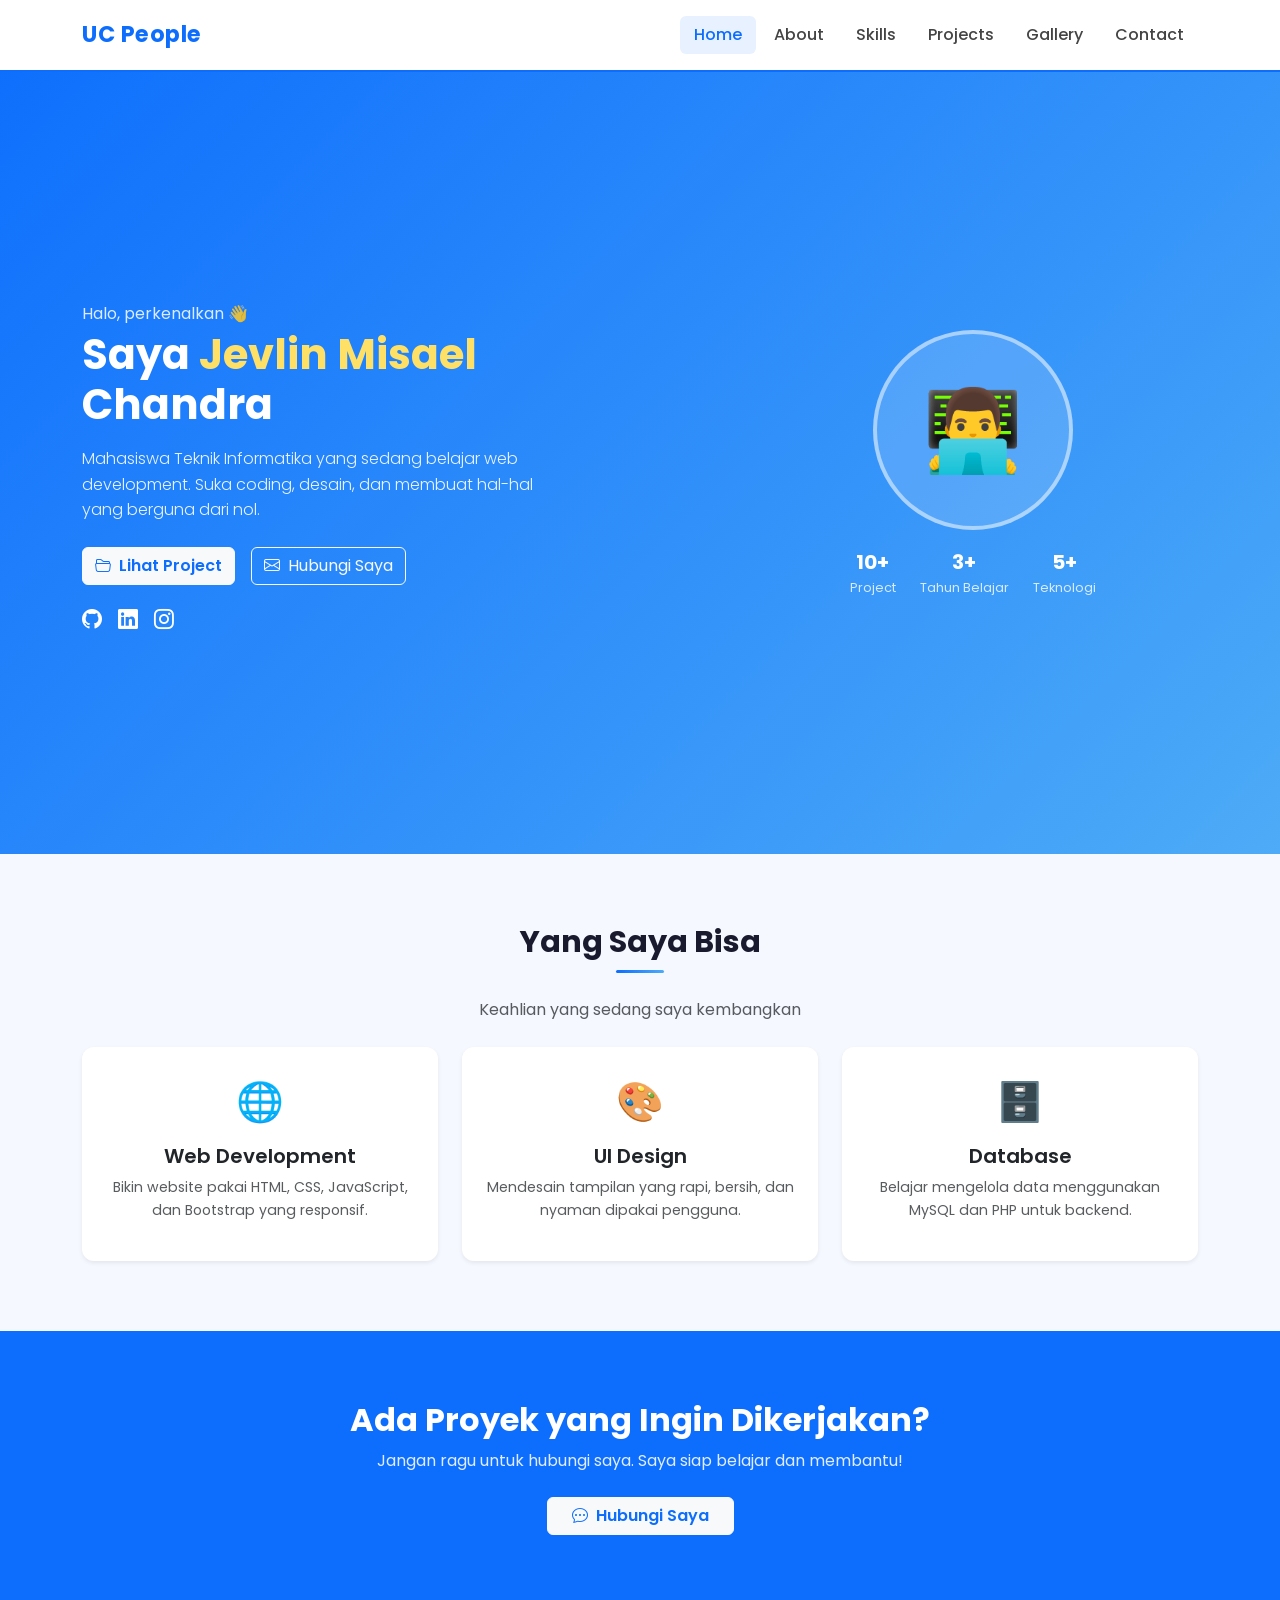
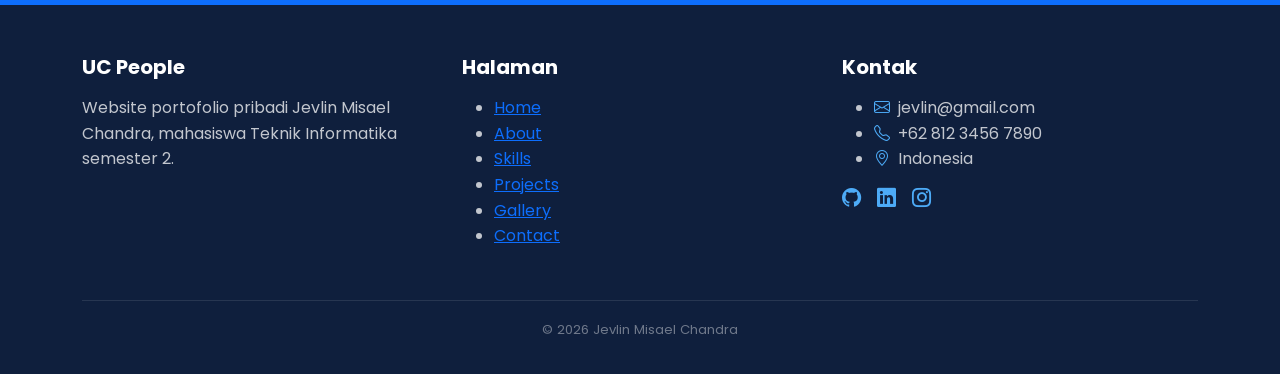
<file: index.html>
at > /home/claude/portfolio/index.html << 'EOF'
<!DOCTYPE html>
<html lang="id">
<head>
    <meta charset="UTF-8">
    <meta name="viewport" content="width=device-width, initial-scale=1.0">
    <title>Home - Portofolio Jevlin</title>
    <link href="https://cdn.jsdelivr.net/npm/bootstrap@5.3.3/dist/css/bootstrap.min.css" rel="stylesheet">
    <link href="https://cdn.jsdelivr.net/npm/bootstrap-icons@1.11.3/font/bootstrap-icons.min.css" rel="stylesheet">
    <link href="https://fonts.googleapis.com/css2?family=Poppins:wght@300;400;500;600;700&display=swap" rel="stylesheet">
    <link rel="stylesheet" href="css/styles.css">
</head>
<body>

<!-- Offcanvas Mobile -->
<div class="offcanvas offcanvas-end" tabindex="-1" id="offcanvasMenu" style="background:#0f1f3d;">
    <div class="offcanvas-header border-bottom border-secondary">
        <h5 class="offcanvas-title fw-bold text-primary">UC People</h5>
        <button type="button" class="btn-close btn-close-white" data-bs-dismiss="offcanvas"></button>
    </div>
    <div class="offcanvas-body">
        <ul class="navbar-nav">
            <li class="nav-item"><a class="nav-link text-white" href="index.html">🏠 Home</a></li>
            <li class="nav-item"><a class="nav-link text-white-50" href="About.html">👤 About</a></li>
            <li class="nav-item"><a class="nav-link text-white-50" href="Skills.html">⚡ Skills</a></li>
            <li class="nav-item"><a class="nav-link text-white-50" href="Projects.html">📁 Projects</a></li>
            <li class="nav-item"><a class="nav-link text-white-50" href="Gallery.html">🖼️ Gallery</a></li>
            <li class="nav-item"><a class="nav-link text-white-50" href="Contact.html">✉️ Contact</a></li>
        </ul>
    </div>
</div>

<!-- Navbar -->
<nav class="navbar navbar-expand-lg fixed-top" id="main-nav">
    <div class="container">
        <a class="navbar-brand" href="index.html">UC People</a>
        <button class="navbar-toggler border-0" type="button" data-bs-toggle="offcanvas" data-bs-target="#offcanvasMenu">
            <i class="bi bi-list fs-3" style="color:#0d6efd;"></i>
        </button>
        <div class="collapse navbar-collapse justify-content-end">
            <ul class="navbar-nav gap-1">
                <li class="nav-item"><a class="nav-link active" href="index.html">Home</a></li>
                <li class="nav-item"><a class="nav-link" href="About.html">About</a></li>
                <li class="nav-item"><a class="nav-link" href="Skills.html">Skills</a></li>
                <li class="nav-item"><a class="nav-link" href="Projects.html">Projects</a></li>
                <li class="nav-item"><a class="nav-link" href="Gallery.html">Gallery</a></li>
                <li class="nav-item"><a class="nav-link" href="Contact.html">Contact</a></li>
            </ul>
        </div>
    </div>
</nav>

<!-- Hero -->
<section id="hero">
    <div class="container">
        <div class="row align-items-center g-4">
            <div class="col-lg-7 fade-in">
                <p class="mb-1" style="opacity:0.85;">Halo, perkenalkan 👋</p>
                <h1 class="mb-3">Saya <span>Jevlin Misael</span><br>Chandra</h1>
                <p class="lead mb-4">
                    Mahasiswa Teknik Informatika yang sedang belajar web development. 
                    Suka coding, desain, dan membuat hal-hal yang berguna dari nol.
                </p>
                <div class="d-flex gap-3 flex-wrap">
                    <a href="Projects.html" class="btn btn-light text-primary fw-semibold">
                        <i class="bi bi-folder2-open me-1"></i> Lihat Project
                    </a>
                    <a href="Contact.html" class="btn btn-outline-light">
                        <i class="bi bi-envelope me-1"></i> Hubungi Saya
                    </a>
                </div>
                <div class="d-flex gap-3 mt-4">
                    <a href="#" class="text-white fs-5"><i class="bi bi-github"></i></a>
                    <a href="#" class="text-white fs-5"><i class="bi bi-linkedin"></i></a>
                    <a href="#" class="text-white fs-5"><i class="bi bi-instagram"></i></a>
                </div>
            </div>
            <div class="col-lg-5 text-center fade-in-delay">
                <div class="foto-profil mx-auto">👨‍💻</div>
                <div class="d-flex justify-content-center gap-4 mt-3">
                    <div class="text-center">
                        <div class="fw-bold fs-5">10+</div>
                        <div style="font-size:0.8rem; opacity:0.8;">Project</div>
                    </div>
                    <div class="text-center">
                        <div class="fw-bold fs-5">3+</div>
                        <div style="font-size:0.8rem; opacity:0.8;">Tahun Belajar</div>
                    </div>
                    <div class="text-center">
                        <div class="fw-bold fs-5">5+</div>
                        <div style="font-size:0.8rem; opacity:0.8;">Teknologi</div>
                    </div>
                </div>
            </div>
        </div>
    </div>
</section>

<!-- Keahlian singkat -->
<section class="section bg-light-section">
    <div class="container">
        <div class="text-center mb-4">
            <h2 class="section-title">Yang Saya <span>Bisa</span></h2>
            <div class="title-line center"></div>
            <p class="text-muted">Keahlian yang sedang saya kembangkan</p>
        </div>
        <div class="row g-4">
            <div class="col-md-4">
                <div class="card p-4 h-100 text-center border-0 shadow-sm">
                    <div style="font-size:2.4rem; margin-bottom:12px;">🌐</div>
                    <h5 class="fw-semibold mb-2">Web Development</h5>
                    <p class="text-muted" style="font-size:0.88rem;">Bikin website pakai HTML, CSS, JavaScript, dan Bootstrap yang responsif.</p>
                </div>
            </div>
            <div class="col-md-4">
                <div class="card p-4 h-100 text-center border-0 shadow-sm">
                    <div style="font-size:2.4rem; margin-bottom:12px;">🎨</div>
                    <h5 class="fw-semibold mb-2">UI Design</h5>
                    <p class="text-muted" style="font-size:0.88rem;">Mendesain tampilan yang rapi, bersih, dan nyaman dipakai pengguna.</p>
                </div>
            </div>
            <div class="col-md-4">
                <div class="card p-4 h-100 text-center border-0 shadow-sm">
                    <div style="font-size:2.4rem; margin-bottom:12px;">🗄️</div>
                    <h5 class="fw-semibold mb-2">Database</h5>
                    <p class="text-muted" style="font-size:0.88rem;">Belajar mengelola data menggunakan MySQL dan PHP untuk backend.</p>
                </div>
            </div>
        </div>
    </div>
</section>

<!-- CTA -->
<section class="section text-center" style="background-color:#0d6efd; color:white;">
    <div class="container">
        <h2 class="fw-bold mb-2">Ada Proyek yang Ingin Dikerjakan?</h2>
        <p class="mb-4" style="opacity:0.88;">Jangan ragu untuk hubungi saya. Saya siap belajar dan membantu!</p>
        <a href="Contact.html" class="btn btn-light text-primary fw-semibold px-4">
            <i class="bi bi-chat-dots me-2"></i>Hubungi Saya
        </a>
    </div>
</section>

<!-- Footer -->
<footer>
    <div class="container">
        <div class="row g-4">
            <div class="col-lg-4">
                <h5>UC People</h5>
                <p>Website portofolio pribadi Jevlin Misael Chandra, mahasiswa Teknik Informatika semester 2.</p>
            </div>
            <div class="col-lg-4">
                <h5>Halaman</h5>
                <ul>
                    <li><a href="index.html">Home</a></li>
                    <li><a href="About.html">About</a></li>
                    <li><a href="Skills.html">Skills</a></li>
                    <li><a href="Projects.html">Projects</a></li>
                    <li><a href="Gallery.html">Gallery</a></li>
                    <li><a href="Contact.html">Contact</a></li>
                </ul>
            </div>
            <div class="col-lg-4">
                <h5>Kontak</h5>
                <ul>
                    <li><i class="bi bi-envelope me-2" style="color:#4dabf7;"></i>jevlin@gmail.com</li>
                    <li><i class="bi bi-telephone me-2" style="color:#4dabf7;"></i>+62 812 3456 7890</li>
                    <li><i class="bi bi-geo-alt me-2" style="color:#4dabf7;"></i>Indonesia</li>
                </ul>
                <div class="d-flex gap-3 mt-2">
                    <a href="#" style="color:#4dabf7; font-size:1.2rem;"><i class="bi bi-github"></i></a>
                    <a href="#" style="color:#4dabf7; font-size:1.2rem;"><i class="bi bi-linkedin"></i></a>
                    <a href="#" style="color:#4dabf7; font-size:1.2rem;"><i class="bi bi-instagram"></i></a>
                </div>
            </div>
        </div>
        <div class="footer-bottom">
            <p>© 2026 Jevlin Misael Chandra</p>
        </div>
    </div>
</footer>

<button id="scrollTop" onclick="scrollToTop()" title="Ke atas">
    <i class="bi bi-arrow-up"></i>
</button>

<script src="https://cdn.jsdelivr.net/npm/bootstrap@5.3.3/dist/js/bootstrap.bundle.min.js"></script>
<script src="js/script.js"></script>
</body>
</html>
</file>
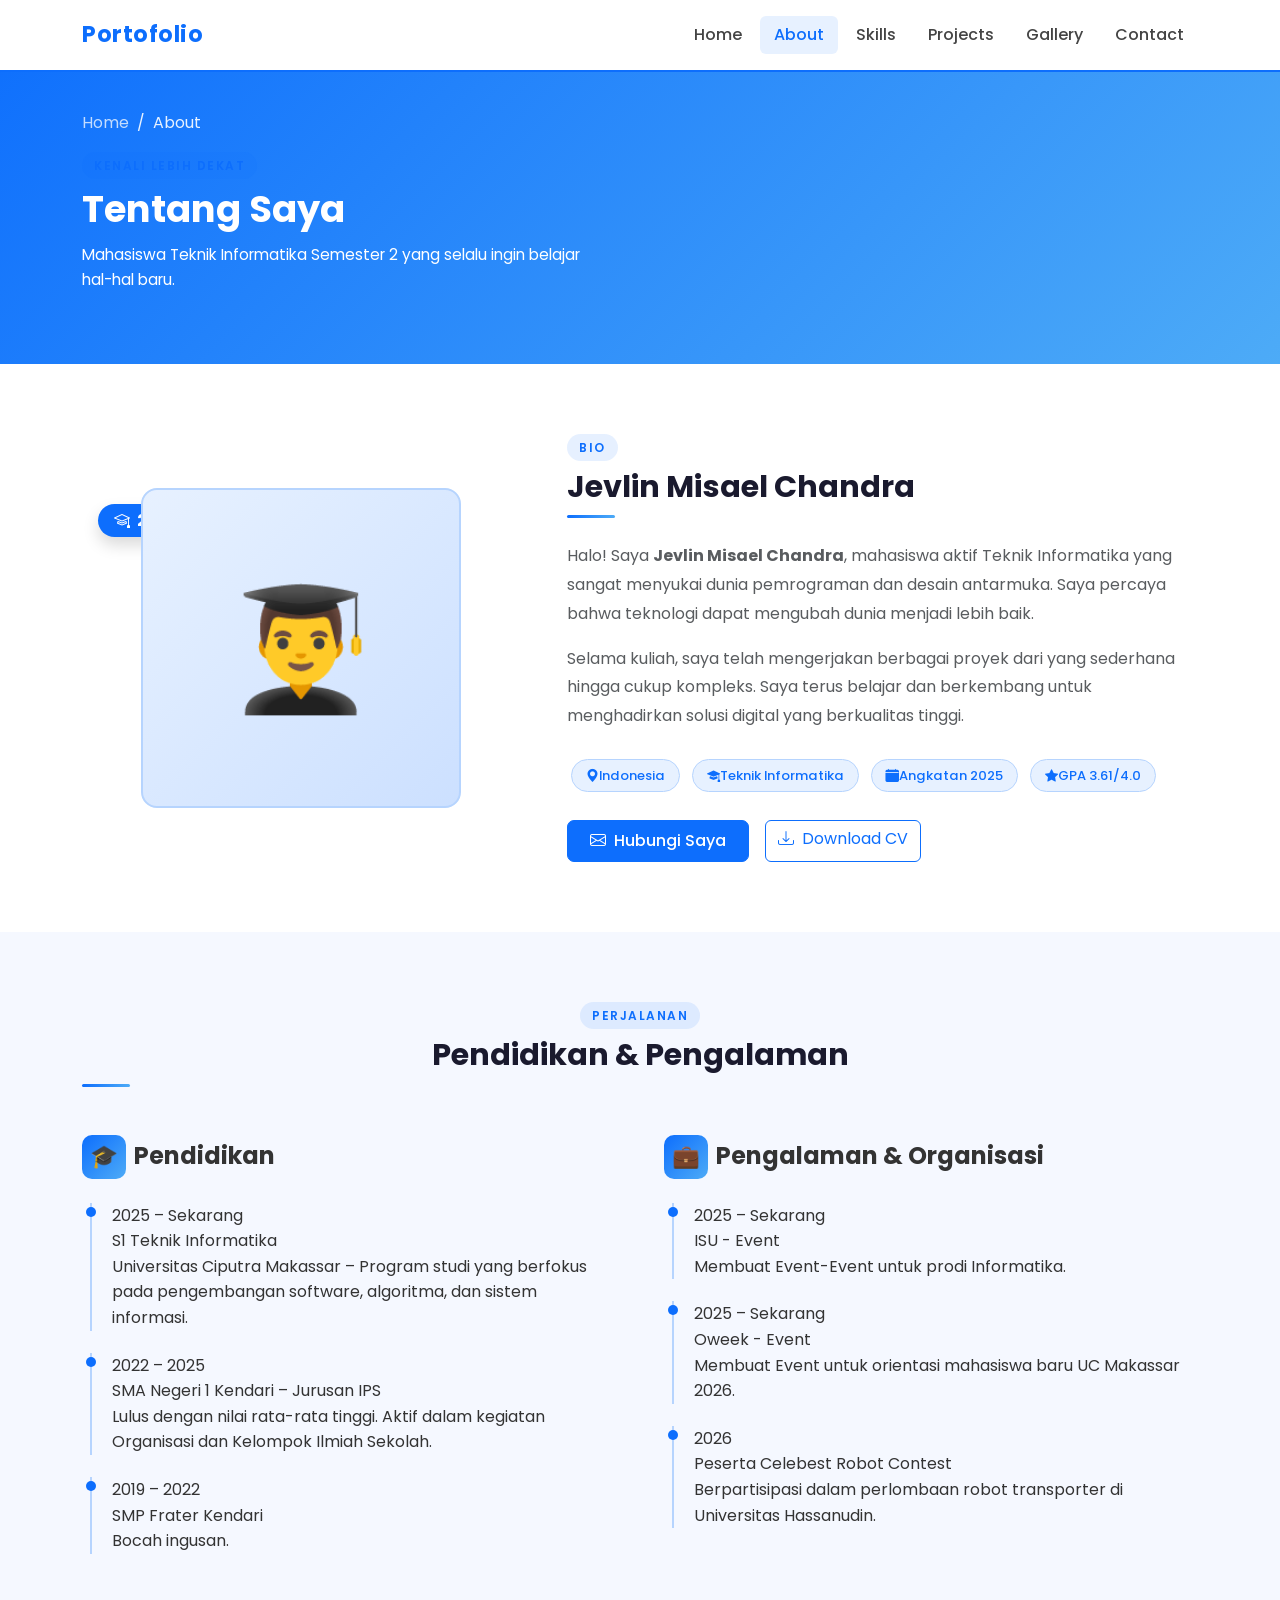
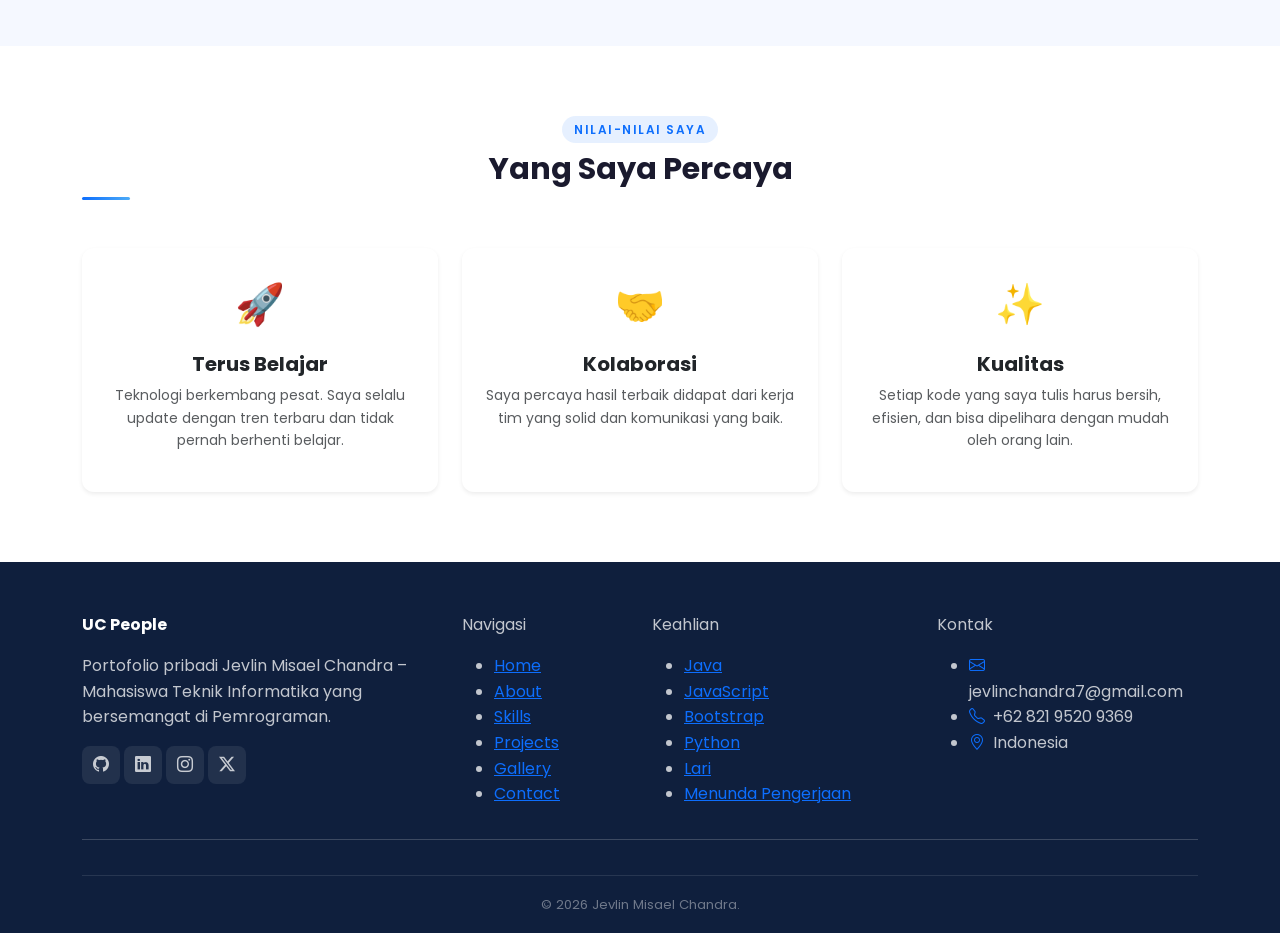
<file: About.html>
<!DOCTYPE html>
<html lang="id">
<head>
  <meta charset="UTF-8">
  <meta name="viewport" content="width=device-width, initial-scale=1.0">
  <title>About – Jevlin Misael Chandra</title>
  <link href="https://cdn.jsdelivr.net/npm/bootstrap@5.3.3/dist/css/bootstrap.min.css" rel="stylesheet">
  <link href="https://cdn.jsdelivr.net/npm/bootstrap-icons@1.11.3/font/bootstrap-icons.min.css" rel="stylesheet">
  <link rel="preconnect" href="https://fonts.googleapis.com">
  <link rel="preconnect" href="https://fonts.gstatic.com" crossorigin>
  <link href="https://fonts.googleapis.com/css2?family=Playfair+Display:wght@600;700;800&family=DM+Sans:wght@400;500;600;700&display=swap" rel="stylesheet">
  <link rel="stylesheet" href="css/styles.css">
</head>
<body>

<!-- ===== OFFCANVAS MOBILE NAV ===== -->
<div class="offcanvas offcanvas-end bg-dark text-white" tabindex="-1" id="offcanvasNavbar" aria-labelledby="offcanvasNavbarLabel">
  <div class="offcanvas-header border-bottom border-secondary">
    <h5 class="offcanvas-title fw-bold text-primary" id="offcanvasNavbarLabel">UC People</h5>
    <button type="button" class="btn-close btn-close-white" data-bs-dismiss="offcanvas" aria-label="Close"></button>
  </div>
  <div class="offcanvas-body">
    <ul class="navbar-nav gap-1">
      <li class="nav-item"><a class="nav-link" href="index.html"><i class="bi bi-house me-2"></i>Home</a></li>
      <li class="nav-item"><a class="nav-link active" href="About.html"><i class="bi bi-person me-2"></i>About</a></li>
      <li class="nav-item"><a class="nav-link" href="Skills.html"><i class="bi bi-lightning me-2"></i>Skills</a></li>
      <li class="nav-item"><a class="nav-link" href="Projects.html"><i class="bi bi-folder me-2"></i>Projects</a></li>
      <li class="nav-item"><a class="nav-link" href="Gallery.html"><i class="bi bi-images me-2"></i>Gallery</a></li>
      <li class="nav-item"><a class="nav-link" href="Contact.html"><i class="bi bi-envelope me-2"></i>Contact</a></li>
    </ul>
  </div>
</div>

<!-- ===== NAVBAR ===== -->
<nav class="navbar navbar-expand-lg fixed-top" id="main-nav">
  <div class="container">
    <a class="navbar-brand fw-bold" href="index.html">Portofolio</a>
    <button class="navbar-toggler border-0" type="button" data-bs-toggle="offcanvas" data-bs-target="#offcanvasNavbar">
      <span class="navbar-toggler-icon"></span>
    </button>
    <div class="collapse navbar-collapse justify-content-end">
      <ul class="navbar-nav gap-1">
        <li class="nav-item"><a class="nav-link" href="index.html">Home</a></li>
        <li class="nav-item"><a class="nav-link active" href="About.html">About</a></li>
        <li class="nav-item"><a class="nav-link" href="Skills.html">Skills</a></li>
        <li class="nav-item"><a class="nav-link" href="Projects.html">Projects</a></li>
        <li class="nav-item"><a class="nav-link" href="Gallery.html">Gallery</a></li>
        <li class="nav-item"><a class="nav-link" href="Contact.html">Contact</a></li>
      </ul>
    </div>
  </div>
</nav>

<!-- ===== PAGE HERO ===== -->
<section class="page-hero">
  <div class="container">
    <nav aria-label="breadcrumb" class="mb-3 animate-fade-in-up">
      <ol class="breadcrumb">
        <li class="breadcrumb-item"><a href="index.html">Home</a></li>
        <li class="breadcrumb-item active">About</li>
      </ol>
    </nav>
    <span class="section-label animate-fade-in-up">Kenali Lebih Dekat</span>
    <h1 class="page-hero-title animate-fade-in-up delay-1">Tentang Saya</h1>
    <p class="page-hero-lead animate-fade-in-up delay-2">
      Mahasiswa Teknik Informatika Semester 2 yang selalu ingin belajar hal-hal baru.
    </p>
  </div>
</section>

<!-- ===== ABOUT MAIN ===== -->
<section class="section-padding">
  <div class="container">
    <div class="row align-items-center g-5">
      <!-- Image Column -->
      <div class="col-lg-5 reveal animate-fade-in-left">
        <div class="about-img-wrapper position-relative">
          <div class="about-img-placeholder">👨‍🎓</div>
          <div class="about-accent"></div>
          <!-- Floating badge -->
          <div class="position-absolute top-0 start-0 ms-3 mt-3">
            <span class="badge bg-primary fs-6 px-3 py-2 rounded-pill shadow">
              <i class="bi bi-mortarboard me-1"></i> 2026
            </span>
          </div>
        </div>
      </div>
      <!-- Content Column -->
      <div class="col-lg-7 reveal animate-fade-in-right">
        <span class="section-label">Bio</span>
        <h2 class="section-title">Jevlin Misael Chandra</h2>
        <div class="blue-divider blue-divider-left"></div>
        <p class="text-muted mb-3" style="line-height:1.8">
          Halo! Saya <strong>Jevlin Misael Chandra</strong>, mahasiswa aktif Teknik Informatika yang sangat menyukai dunia pemrograman dan desain antarmuka. Saya percaya bahwa teknologi dapat mengubah dunia menjadi lebih baik.
        </p>
        <p class="text-muted mb-4" style="line-height:1.8">
          Selama kuliah, saya telah mengerjakan berbagai proyek dari yang sederhana hingga cukup kompleks. Saya terus belajar dan berkembang untuk menghadirkan solusi digital yang berkualitas tinggi.
        </p>
        <!-- Info badges -->
        <div class="mb-4">
          <span class="info-badge"><i class="bi bi-geo-alt-fill"></i> Indonesia</span>
          <span class="info-badge"><i class="bi bi-mortarboard-fill"></i> Teknik Informatika</span>
          <span class="info-badge"><i class="bi bi-calendar-fill"></i> Angkatan 2025</span>
          <span class="info-badge"><i class="bi bi-star-fill"></i> GPA 3.61/4.0</span>
        </div>
        <div class="d-flex gap-3">
          <a href="Contact.html" class="btn btn-primary">
            <i class="bi bi-envelope me-2"></i>Hubungi Saya
          </a>
          <a href="#" class="btn btn-outline-primary">
            <i class="bi bi-download me-2"></i>Download CV
          </a>
        </div>
      </div>
    </div>
  </div>
</section>

<!-- ===== EDUCATION & EXPERIENCE ===== -->
<section class="section-padding bg-light-blue">
  <div class="container">
    <div class="text-center mb-5 reveal">
      <span class="section-label">Perjalanan</span>
      <h2 class="section-title">Pendidikan & Pengalaman</h2>
      <div class="blue-divider"></div>
    </div>
    <div class="row g-5">
      <!-- Education -->
      <div class="col-lg-6 reveal">
        <div class="d-flex align-items-center gap-2 mb-4">
          <div class="contact-icon" style="width:44px;height:44px;font-size:1.4rem">🎓</div>
          <h4 class="fw-bold mb-0">Pendidikan</h4>
        </div>
        <div class="timeline">
          <div class="timeline-item">
            <div class="timeline-year">2025 – Sekarang</div>
            <div class="timeline-title">S1 Teknik Informatika</div>
            <div class="timeline-desc">Universitas Ciputra Makassar – Program studi yang berfokus pada pengembangan software, algoritma, dan sistem informasi.</div>
          </div>
          <div class="timeline-item">
            <div class="timeline-year">2022 – 2025</div>
            <div class="timeline-title">SMA Negeri 1 Kendari – Jurusan IPS</div>
            <div class="timeline-desc">Lulus dengan nilai rata-rata tinggi. Aktif dalam kegiatan Organisasi dan Kelompok Ilmiah Sekolah.</div>
          </div>
          <div class="timeline-item">
            <div class="timeline-year">2019 – 2022</div>
            <div class="timeline-title">SMP Frater Kendari</div>
            <div class="timeline-desc">Bocah ingusan.</div>
          </div>
        </div>
      </div>
      <!-- Experience -->
      <div class="col-lg-6 reveal" style="transition-delay:0.2s">
        <div class="d-flex align-items-center gap-2 mb-4">
          <div class="contact-icon" style="width:44px;height:44px;font-size:1.4rem">💼</div>
          <h4 class="fw-bold mb-0">Pengalaman & Organisasi</h4>
        </div>
        <div class="timeline">
          <div class="timeline-item">
            <div class="timeline-year">2025 – Sekarang</div>
            <div class="timeline-title">ISU - Event</div>
            <div class="timeline-desc">Membuat Event-Event untuk prodi Informatika.</div>
          </div>
          <div class="timeline-item">
            <div class="timeline-year">2025 – Sekarang</div>
            <div class="timeline-title">Oweek - Event</div>
            <div class="timeline-desc">Membuat Event untuk orientasi mahasiswa baru UC Makassar 2026.</div>
          </div>
          <div class="timeline-item">
            <div class="timeline-year">2026</div>
            <div class="timeline-title">Peserta Celebest Robot Contest</div>
            <div class="timeline-desc">Berpartisipasi dalam perlombaan robot transporter di Universitas Hassanudin.</div>
          </div>
        </div>
      </div>
    </div>
  </div>
</section>

<!-- ===== VALUES ===== -->
<section class="section-padding">
  <div class="container">
    <div class="text-center mb-5 reveal">
      <span class="section-label">Nilai-Nilai Saya</span>
      <h2 class="section-title">Yang Saya Percaya</h2>
      <div class="blue-divider"></div>
    </div>
    <div class="row g-4">
      <div class="col-md-4 reveal">
        <div class="card p-4 h-100 border-0 shadow-sm text-center">
          <div class="fs-1 mb-3">🚀</div>
          <h5 class="fw-bold">Terus Belajar</h5>
          <p class="text-muted small">Teknologi berkembang pesat. Saya selalu update dengan tren terbaru dan tidak pernah berhenti belajar.</p>
        </div>
      </div>
      <div class="col-md-4 reveal" style="transition-delay:0.15s">
        <div class="card p-4 h-100 border-0 shadow-sm text-center">
          <div class="fs-1 mb-3">🤝</div>
          <h5 class="fw-bold">Kolaborasi</h5>
          <p class="text-muted small">Saya percaya hasil terbaik didapat dari kerja tim yang solid dan komunikasi yang baik.</p>
        </div>
      </div>
      <div class="col-md-4 reveal" style="transition-delay:0.3s">
        <div class="card p-4 h-100 border-0 shadow-sm text-center">
          <div class="fs-1 mb-3">✨</div>
          <h5 class="fw-bold">Kualitas</h5>
          <p class="text-muted small">Setiap kode yang saya tulis harus bersih, efisien, dan bisa dipelihara dengan mudah oleh orang lain.</p>
        </div>
      </div>
    </div>
  </div>
</section>

<!-- ===== FOOTER ===== -->
<footer>
  <div class="container">
    <div class="row g-4">
      <div class="col-lg-4">
        <div class="footer-brand">UC People</div>
        <p class="footer-desc mt-2">Portofolio pribadi Jevlin Misael Chandra – Mahasiswa Teknik Informatika yang bersemangat di Pemrograman.</p>
          <div class="social-links mt-3">
            <a href="https://github.com/Serverings" target="_blank" rel="noopener noreferrer" class="social-btn">
              <i class="bi bi-github"></i>
            </a>
            
            <a href="https://www.linkedin.com/in/jevlin-misael-chandra-17159a3a1?utm_source=share_via&utm_content=profile&utm_medium=member_android" target="_blank" rel="noopener noreferrer" class="social-btn">
              <i class="bi bi-linkedin"></i>
            </a>
            
            <a href="https://www.instagram.com/jevlinchandra?igsh=MWdwOWRjNG5pbjk1aA==" target="_blank" rel="noopener noreferrer" class="social-btn">
              <i class="bi bi-instagram"></i>
            </a>
            
            <a href="#" class="social-btn">
              <i class="bi bi-twitter-x"></i>
            </a>
          </div>
      </div>
      <div class="col-lg-2 col-6">
        <p class="footer-heading">Navigasi</p>
        <ul class="footer-links">
          <li><a href="index.html">Home</a></li>
          <li><a href="About.html">About</a></li>
          <li><a href="Skills.html">Skills</a></li>
          <li><a href="Projects.html">Projects</a></li>
          <li><a href="Gallery.html">Gallery</a></li>
          <li><a href="Contact.html">Contact</a></li>
        </ul>
      </div>
      <div class="col-lg-3 col-6">
        <p class="footer-heading">Keahlian</p>
        <ul class="footer-links">
          <li><a href="#">Java</a></li>
          <li><a href="#">JavaScript</a></li>
          <li><a href="#">Bootstrap</a></li>
          <li><a href="#">Python</a></li>
          <li><a href="#">Lari</a></li>
          <li><a href="#">Menunda Pengerjaan</a></li>
        </ul>
      </div>
      <div class="col-lg-3">
        <p class="footer-heading">Kontak</p>
        <ul class="footer-links">
          <li><i class="bi bi-envelope me-2 text-primary"></i>jevlinchandra7@gmail.com</li>
          <li><i class="bi bi-telephone me-2 text-primary"></i>+62 821 9520 9369</li>
          <li><i class="bi bi-geo-alt me-2 text-primary"></i>Indonesia</li>
        </ul>
      </div>
    </div>
    <hr class="footer-divider">
    <p class="footer-copy text-center">© 2026 Jevlin Misael Chandra.</p>
  </div>
</footer>

<button id="scrollTop" aria-label="Scroll to top"><i class="bi bi-arrow-up"></i></button>

<script src="https://cdn.jsdelivr.net/npm/bootstrap@5.3.3/dist/js/bootstrap.bundle.min.js"></script>
<script src="js/script.js"></script>
</body>
</html>
</file>
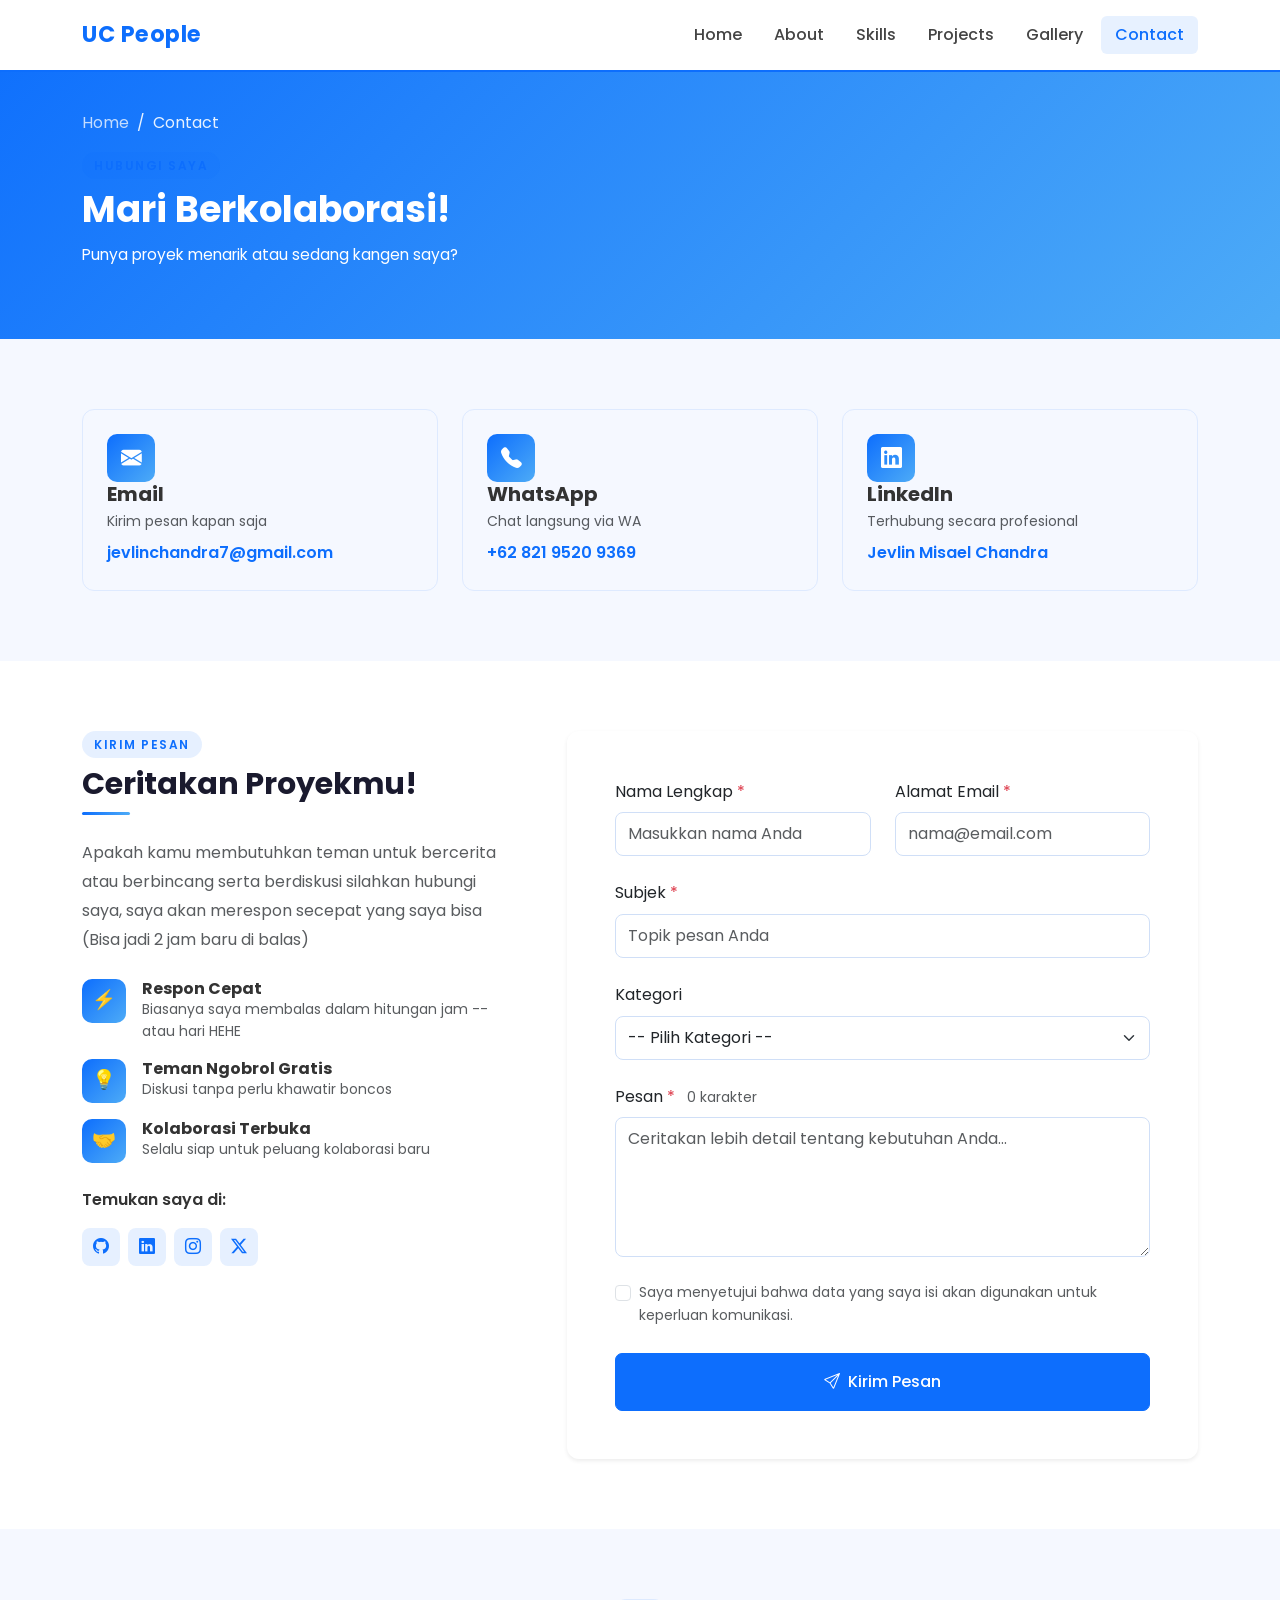
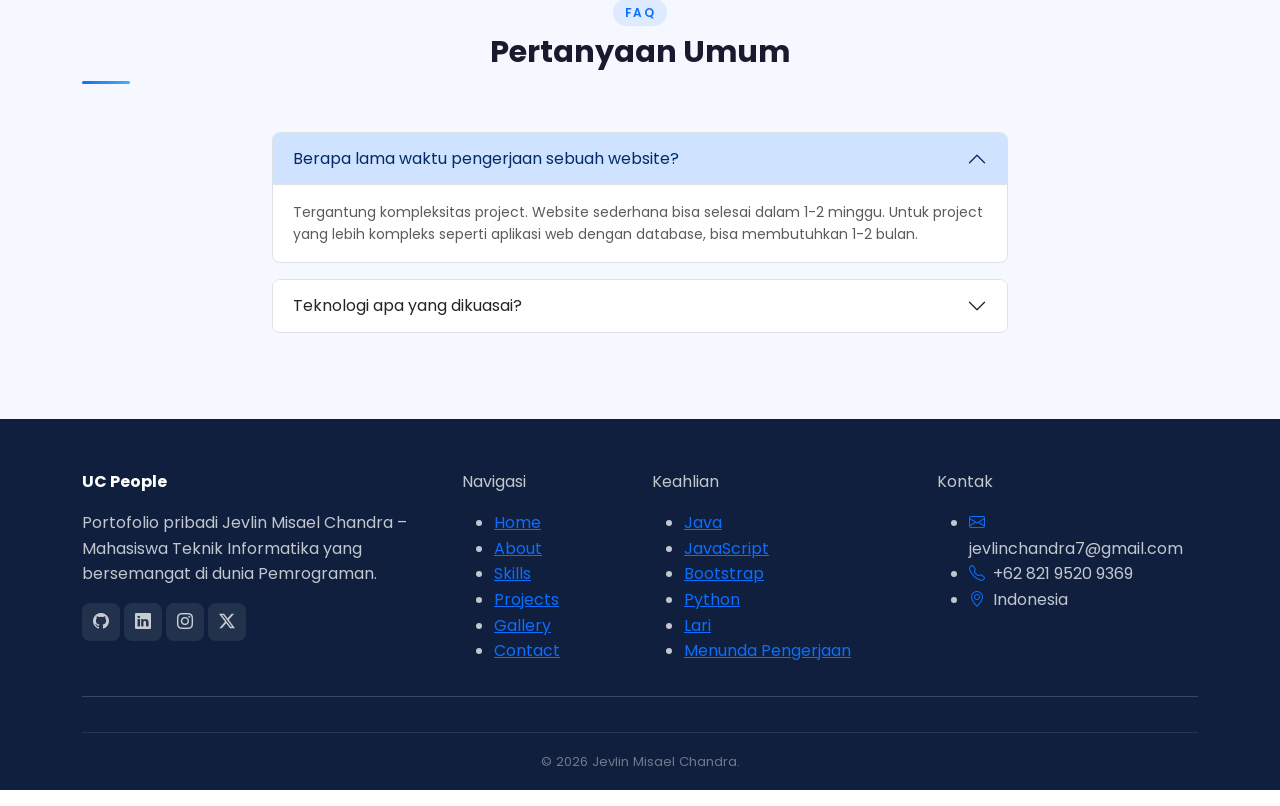
<file: Contact.html>
<!DOCTYPE html>
<html lang="id">
<head>
  <meta charset="UTF-8">
  <meta name="viewport" content="width=device-width, initial-scale=1.0">
  <title>Contact – Jevlin Misael Chandra</title>
  <link href="https://cdn.jsdelivr.net/npm/bootstrap@5.3.3/dist/css/bootstrap.min.css" rel="stylesheet">
  <link href="https://cdn.jsdelivr.net/npm/bootstrap-icons@1.11.3/font/bootstrap-icons.min.css" rel="stylesheet">
  <link rel="preconnect" href="https://fonts.googleapis.com">
  <link rel="preconnect" href="https://fonts.gstatic.com" crossorigin>
  <link href="https://fonts.googleapis.com/css2?family=Playfair+Display:wght@600;700;800&family=DM+Sans:wght@400;500;600;700&display=swap" rel="stylesheet">
  <link rel="stylesheet" href="css/styles.css">
</head>
<body>

<!-- ===== OFFCANVAS MOBILE NAV ===== -->
<div class="offcanvas offcanvas-end bg-dark text-white" tabindex="-1" id="offcanvasNavbar" aria-labelledby="offcanvasNavbarLabel">
  <div class="offcanvas-header border-bottom border-secondary">
    <h5 class="offcanvas-title fw-bold text-primary" id="offcanvasNavbarLabel">UC People</h5>
    <button type="button" class="btn-close btn-close-white" data-bs-dismiss="offcanvas" aria-label="Close"></button>
  </div>
  <div class="offcanvas-body">
    <ul class="navbar-nav gap-1">
      <li class="nav-item"><a class="nav-link" href="index.html"><i class="bi bi-house me-2"></i>Home</a></li>
      <li class="nav-item"><a class="nav-link" href="About.html"><i class="bi bi-person me-2"></i>About</a></li>
      <li class="nav-item"><a class="nav-link" href="Skills.html"><i class="bi bi-lightning me-2"></i>Skills</a></li>
      <li class="nav-item"><a class="nav-link" href="Projects.html"><i class="bi bi-folder me-2"></i>Projects</a></li>
      <li class="nav-item"><a class="nav-link" href="Gallery.html"><i class="bi bi-images me-2"></i>Gallery</a></li>
      <li class="nav-item"><a class="nav-link active" href="Contact.html"><i class="bi bi-envelope me-2"></i>Contact</a></li>
    </ul>
  </div>
</div>

<!-- ===== NAVBAR ===== -->
<nav class="navbar navbar-expand-lg fixed-top" id="main-nav">
  <div class="container">
    <a class="navbar-brand fw-bold" href="index.html">UC People</a>
    <button class="navbar-toggler border-0" type="button" data-bs-toggle="offcanvas" data-bs-target="#offcanvasNavbar">
      <span class="navbar-toggler-icon"></span>
    </button>
    <div class="collapse navbar-collapse justify-content-end">
      <ul class="navbar-nav gap-1">
        <li class="nav-item"><a class="nav-link" href="index.html">Home</a></li>
        <li class="nav-item"><a class="nav-link" href="About.html">About</a></li>
        <li class="nav-item"><a class="nav-link" href="Skills.html">Skills</a></li>
        <li class="nav-item"><a class="nav-link" href="Projects.html">Projects</a></li>
        <li class="nav-item"><a class="nav-link" href="Gallery.html">Gallery</a></li>
        <li class="nav-item"><a class="nav-link active" href="Contact.html">Contact</a></li>
      </ul>
    </div>
  </div>
</nav>

<!-- ===== PAGE HERO ===== -->
<section class="page-hero">
  <div class="container">
    <nav aria-label="breadcrumb" class="mb-3 animate-fade-in-up">
      <ol class="breadcrumb">
        <li class="breadcrumb-item"><a href="index.html">Home</a></li>
        <li class="breadcrumb-item active">Contact</li>
      </ol>
    </nav>
    <span class="section-label animate-fade-in-up">Hubungi Saya</span>
    <h1 class="page-hero-title animate-fade-in-up delay-1">Mari Berkolaborasi!</h1>
    <p class="page-hero-lead animate-fade-in-up delay-2">
      Punya proyek menarik atau sedang kangen saya?
    </p>
  </div>
</section>

<!-- ===== CONTACT INFO CARDS ===== -->
<section class="section-padding bg-light-blue">
  <div class="container">
    <div class="row g-4 justify-content-center">
      <div class="col-md-4 col-sm-6 reveal">
        <div class="contact-card">
          <div class="contact-icon">
            <i class="bi bi-envelope-fill"></i>
          </div>
          <h5 class="fw-bold mb-1">Email</h5>
          <p class="text-muted small mb-2">Kirim pesan kapan saja</p>
          <a href="mailto:jevlinchandra7@gmail.com" class="text-primary fw-semibold text-decoration-none">jevlinchandra7@gmail.com</a>
        </div>
      </div>
      <div class="col-md-4 col-sm-6 reveal" style="transition-delay:0.15s">
        <div class="contact-card">
          <div class="contact-icon">
            <i class="bi bi-telephone-fill"></i>
          </div>
          <h5 class="fw-bold mb-1">WhatsApp</h5>
          <p class="text-muted small mb-2">Chat langsung via WA</p>
          <a href="https://wa.me/6282195209369" class="text-primary fw-semibold text-decoration-none">+62 821 9520 9369</a>
        </div>
      </div>
      <div class="col-md-4 col-sm-6 reveal" style="transition-delay:0.3s">
        <div class="contact-card">
          <div class="contact-icon">
            <i class="bi bi-linkedin"></i>
          </div>
          <h5 class="fw-bold mb-1">LinkedIn</h5>
          <p class="text-muted small mb-2">Terhubung secara profesional</p>
          <a href="https://www.linkedin.com/in/jevlin-misael-chandra-17159a3a1" target="_blank" rel="noopener noreferrer" class="text-primary fw-semibold text-decoration-none">
            Jevlin Misael Chandra
          </a>
        </div>
      </div>
    </div>
  </div>
</section>

<!-- ===== CONTACT FORM ===== -->
<section class="section-padding">
  <div class="container">
    <div class="row g-5 align-items-start">
      <!-- Left info -->
      <div class="col-lg-5 reveal animate-fade-in-left">
        <span class="section-label">Kirim Pesan</span>
        <h2 class="section-title">Ceritakan Proyekmu!</h2>
        <div class="blue-divider blue-divider-left"></div>
        <p class="text-muted mb-4" style="line-height:1.8">
          Apakah kamu membutuhkan teman untuk bercerita atau berbincang serta berdiskusi silahkan hubungi saya, saya akan merespon secepat yang saya bisa (Bisa jadi 2 jam baru di balas)
        </p>

        <div class="d-flex align-items-start gap-3 mb-3">
          <div class="contact-icon flex-shrink-0" style="width:44px;height:44px;font-size:1.2rem">⚡</div>
          <div>
            <h6 class="fw-bold mb-0">Respon Cepat</h6>
            <p class="text-muted small mb-0">Biasanya saya membalas dalam hitungan jam -- atau hari HEHE</p>
          </div>
        </div>
        <div class="d-flex align-items-start gap-3 mb-3">
          <div class="contact-icon flex-shrink-0" style="width:44px;height:44px;font-size:1.2rem">💡</div>
          <div>
            <h6 class="fw-bold mb-0">Teman Ngobrol Gratis</h6>
            <p class="text-muted small mb-0">Diskusi tanpa perlu khawatir boncos </p>
          </div>
        </div>
        <div class="d-flex align-items-start gap-3">
          <div class="contact-icon flex-shrink-0" style="width:44px;height:44px;font-size:1.2rem">🤝</div>
          <div>
            <h6 class="fw-bold mb-0">Kolaborasi Terbuka</h6>
            <p class="text-muted small mb-0">Selalu siap untuk peluang kolaborasi baru</p>
          </div>
        </div>

        <!-- Social Links -->
        <div class="mt-4">
          <p class="fw-semibold mb-3">Temukan saya di:</p>
          <div class="d-flex gap-2">
            <a href="https://github.com/Serverings" target="_blank" rel="noopener noreferrer" class="social-btn" style="background:rgba(13,110,253,0.1);border-color:rgba(13,110,253,0.2);color:var(--primary)"><i class="bi bi-github"></i></a>
            <a href="https://www.linkedin.com/in/jevlin-misael-chandra-17159a3a1" target="_blank" rel="noopener noreferrer" class="social-btn" style="background:rgba(13,110,253,0.1);border-color:rgba(13,110,253,0.2);color:var(--primary)"><i class="bi bi-linkedin"></i></a>
            <a href="https://www.instagram.com/jevlinchandra?igsh=MWdwOWRjNG5pbjk1aA==" target="_blank" rel="noopener noreferrer" class="social-btn" style="background:rgba(13,110,253,0.1);border-color:rgba(13,110,253,0.2);color:var(--primary)"><i class="bi bi-instagram"></i></a>
            <a href="https://twitter.com/jevlinmc" target="_blank" rel="noopener noreferrer" class="social-btn" style="background:rgba(13,110,253,0.1);border-color:rgba(13,110,253,0.2);color:var(--primary)"><i class="bi bi-twitter-x"></i></a>
          </div>
        </div>
      </div>

      <!-- Right form -->
      <div class="col-lg-7 reveal animate-fade-in-right">
        <div class="card border-0 shadow-sm p-4 p-md-5">

          <!-- Alert -->
          <div id="formAlert" class="alert d-none mb-4" role="alert"></div>

          <div id="contactForm">
            <div class="row g-4">
              <!-- Name -->
              <div class="col-md-6">
                <label for="name" class="form-label">Nama Lengkap <span class="text-danger">*</span></label>
                <input type="text" class="form-control" id="name" placeholder="Masukkan nama Anda">
                <div class="invalid-feedback">Nama wajib diisi (minimal 3 karakter).</div>
              </div>

              <!-- Email -->
              <div class="col-md-6">
                <label for="email" class="form-label">Alamat Email <span class="text-danger">*</span></label>
                <input type="email" class="form-control" id="email" placeholder="nama@email.com">
                <div class="invalid-feedback">Masukkan email yang valid.</div>
              </div>

              <!-- Subject -->
              <div class="col-12">
                <label for="subject" class="form-label">Subjek <span class="text-danger">*</span></label>
                <input type="text" class="form-control" id="subject" placeholder="Topik pesan Anda">
                <div class="invalid-feedback">Subjek wajib diisi (minimal 5 karakter).</div>
              </div>

              <!-- Topic Select -->
              <div class="col-12">
                <label for="topic" class="form-label">Kategori</label>
                <select class="form-select" id="topic">
                  <option value="">-- Pilih Kategori --</option>
                  <option value="project">💼 Kerjasama Project</option>
                  <option value="freelance">🎯 Freelance</option>
                  <option value="konsultasi">💡 Konsultasi</option>
                  <option value="lainnya">📌 Lainnya</option>
                </select>
              </div>

              <!-- Message -->
              <div class="col-12">
                <label for="message" class="form-label">
                  Pesan <span class="text-danger">*</span>
                  <small class="text-muted ms-2 fw-normal" id="msgCounter">0 karakter</small>
                </label>
                <textarea class="form-control" id="message" rows="5" placeholder="Ceritakan lebih detail tentang kebutuhan Anda..."></textarea>
                <div class="invalid-feedback">Pesan wajib diisi (minimal 20 karakter).</div>
              </div>

              <!-- Checkbox -->
              <div class="col-12">
                <div class="form-check">
                  <input class="form-check-input" type="checkbox" id="agreeCheck">
                  <label class="form-check-label small text-muted" for="agreeCheck">
                    Saya menyetujui bahwa data yang saya isi akan digunakan untuk keperluan komunikasi.
                  </label>
                </div>
              </div>

              <!-- Submit -->
              <div class="col-12">
                <button type="button" class="btn btn-primary w-100 py-3" id="submitBtn" onclick="handleSubmit()">
                  <i class="bi bi-send me-2"></i>Kirim Pesan
                </button>
              </div>
            </div>
          </div>
        </div>
      </div>
    </div>
  </div>
</section>

<!-- ===== FAQ SECTION ===== -->
<section class="section-padding bg-light-blue">
  <div class="container">
    <div class="text-center mb-5 reveal">
      <span class="section-label">FAQ</span>
      <h2 class="section-title">Pertanyaan Umum</h2>
      <div class="blue-divider"></div>
    </div>
    <div class="row justify-content-center">
      <div class="col-lg-8 reveal">
        <div class="accordion" id="faqAccordion">
          <div class="accordion-item border border-light-blue mb-3 rounded-3 overflow-hidden">
            <h2 class="accordion-header">
              <button class="accordion-button" type="button" data-bs-toggle="collapse" data-bs-target="#faq1">
                Berapa lama waktu pengerjaan sebuah website?
              </button>
            </h2>
            <div id="faq1" class="accordion-collapse collapse show" data-bs-parent="#faqAccordion">
              <div class="accordion-body text-muted small">
                Tergantung kompleksitas project. Website sederhana bisa selesai dalam 1-2 minggu. Untuk project yang lebih kompleks seperti aplikasi web dengan database, bisa membutuhkan 1-2 bulan.
              </div>
            </div>
          </div>
          <div class="accordion-item border mb-3 rounded-3 overflow-hidden">
            <h2 class="accordion-header">
              <button class="accordion-button collapsed" type="button" data-bs-toggle="collapse" data-bs-target="#faq3">
                Teknologi apa yang dikuasai?
              </button>
            </h2>
            <div id="faq3" class="accordion-collapse collapse" data-bs-parent="#faqAccordion">
              <div class="accordion-body text-muted small">
                Saya mengetahui cara menggunakan Java,HTML, CSS, JavaScript, Bootstrap, PHP, MySQL, dan familiar dengan Git. Untuk detail lengkapnya, silakan kunjungi halaman Skills.
              </div>
            </div>
          </div>
        </div>
      </div>
    </div>
  </div>
</section>

<!-- ===== FOOTER ===== -->
<footer>
  <div class="container">
    <div class="row g-4">
      <div class="col-lg-4">
        <div class="footer-brand">UC People</div>
        <p class="footer-desc mt-2">Portofolio pribadi Jevlin Misael Chandra – Mahasiswa Teknik Informatika yang bersemangat di dunia Pemrograman.</p>
        <div class="social-links mt-3">
          <a href="#" class="social-btn"><i class="bi bi-github"></i></a>
          <a href="#" class="social-btn"><i class="bi bi-linkedin"></i></a>
          <a href="#" class="social-btn"><i class="bi bi-instagram"></i></a>
          <a href="#" class="social-btn"><i class="bi bi-twitter-x"></i></a>
        </div>
      </div>
      <div class="col-lg-2 col-6">
        <p class="footer-heading">Navigasi</p>
        <ul class="footer-links">
          <li><a href="index.html">Home</a></li>
          <li><a href="About.html">About</a></li>
          <li><a href="Skills.html">Skills</a></li>
          <li><a href="Projects.html">Projects</a></li>
          <li><a href="Gallery.html">Gallery</a></li>
          <li><a href="Contact.html">Contact</a></li>
        </ul>
      </div>
      <div class="col-lg-3 col-6">
        <p class="footer-heading">Keahlian</p>
        <ul class="footer-links">
          <li><a href="#">Java</a></li>
          <li><a href="#">JavaScript</a></li>
          <li><a href="#">Bootstrap</a></li>
          <li><a href="#">Python</a></li>
          <li><a href="#">Lari</a></li>
          <li><a href="#">Menunda Pengerjaan</a></li>
        </ul>
      </div>
      <div class="col-lg-3">
        <p class="footer-heading">Kontak</p>
        <ul class="footer-links">
          <li><i class="bi bi-envelope me-2 text-primary"></i>jevlinchandra7@gmail.com</li>
          <li><i class="bi bi-telephone me-2 text-primary"></i>+62 821 9520 9369</li>
          <li><i class="bi bi-geo-alt me-2 text-primary"></i>Indonesia</li>
        </ul>
      </div>
    </div>
    <hr class="footer-divider">
    <p class="footer-copy text-center">© 2026 Jevlin Misael Chandra.</p>
  </div>
</footer>

<button id="scrollTop" aria-label="Scroll to top"><i class="bi bi-arrow-up"></i></button>

<script src="https://cdn.jsdelivr.net/npm/bootstrap@5.3.3/dist/js/bootstrap.bundle.min.js"></script>
<script src="js/script.js"></script>
<script>
// ============================
// CONTACT FORM VALIDATION
// (inline on this page for clear reference)
// ============================
const nameInput   = document.getElementById('name');
const emailInput  = document.getElementById('email');
const subjectInput= document.getElementById('subject');
const messageInput= document.getElementById('message');
const formAlert   = document.getElementById('formAlert');
const submitBtn   = document.getElementById('submitBtn');

// Character counter
messageInput.addEventListener('input', function() {
  document.getElementById('msgCounter').textContent = this.value.length + ' karakter';
});

function showError(input, msg) {
  input.classList.remove('is-valid');
  input.classList.add('is-invalid');
  const fb = input.nextElementSibling;
  if (fb && fb.classList.contains('invalid-feedback')) fb.textContent = msg;
}
function showSuccess(input) {
  input.classList.remove('is-invalid');
  input.classList.add('is-valid');
}

function validateName() {
  const v = nameInput.value.trim();
  if (!v) { showError(nameInput, 'Nama tidak boleh kosong.'); return false; }
  if (v.length < 3) { showError(nameInput, 'Nama minimal 3 karakter.'); return false; }
  showSuccess(nameInput); return true;
}
function validateEmail() {
  const v = emailInput.value.trim();
  if (!v) { showError(emailInput, 'Email tidak boleh kosong.'); return false; }
  if (!/^[^\s@]+@[^\s@]+\.[^\s@]+$/.test(v)) { showError(emailInput, 'Format email tidak valid.'); return false; }
  showSuccess(emailInput); return true;
}
function validateSubject() {
  const v = subjectInput.value.trim();
  if (!v) { showError(subjectInput, 'Subjek tidak boleh kosong.'); return false; }
  if (v.length < 5) { showError(subjectInput, 'Subjek minimal 5 karakter.'); return false; }
  showSuccess(subjectInput); return true;
}
function validateMessage() {
  const v = messageInput.value.trim();
  if (!v) { showError(messageInput, 'Pesan tidak boleh kosong.'); return false; }
  if (v.length < 20) { showError(messageInput, 'Pesan minimal 20 karakter.'); return false; }
  showSuccess(messageInput); return true;
}

// Live validation on blur
nameInput.addEventListener('blur', validateName);
emailInput.addEventListener('blur', validateEmail);
subjectInput.addEventListener('blur', validateSubject);
messageInput.addEventListener('blur', validateMessage);

function handleSubmit() {
  const ok = validateName() & validateEmail() & validateSubject() & validateMessage();

  if (ok) {
    submitBtn.disabled = true;
    submitBtn.innerHTML = '<span class="spinner-border spinner-border-sm me-2"></span>Mengirim...';

    setTimeout(() => {
      formAlert.className = 'alert alert-success';
      formAlert.innerHTML = `<i class="bi bi-check-circle-fill me-2"></i><strong>Pesan berhasil dikirim!</strong> Terima kasih, saya akan membalas dalam 1×24 jam.`;
      formAlert.classList.remove('d-none');
      formAlert.scrollIntoView({ behavior: 'smooth', block: 'nearest' });

      // Reset
      [nameInput, emailInput, subjectInput, messageInput].forEach(i => {
        i.value = '';
        i.classList.remove('is-valid', 'is-invalid');
      });
      document.getElementById('topic').value = '';
      document.getElementById('agreeCheck').checked = false;
      document.getElementById('msgCounter').textContent = '0 karakter';

      submitBtn.disabled = false;
      submitBtn.innerHTML = '<i class="bi bi-send me-2"></i>Kirim Pesan';

      setTimeout(() => formAlert.classList.add('d-none'), 6000);
    }, 1800);

  } else {
    formAlert.className = 'alert alert-danger';
    formAlert.innerHTML = `<i class="bi bi-exclamation-triangle-fill me-2"></i><strong>Ada kesalahan!</strong> Periksa kembali form di atas.`;
    formAlert.classList.remove('d-none');
  }
}
</script>
</body>
</html>
</file>
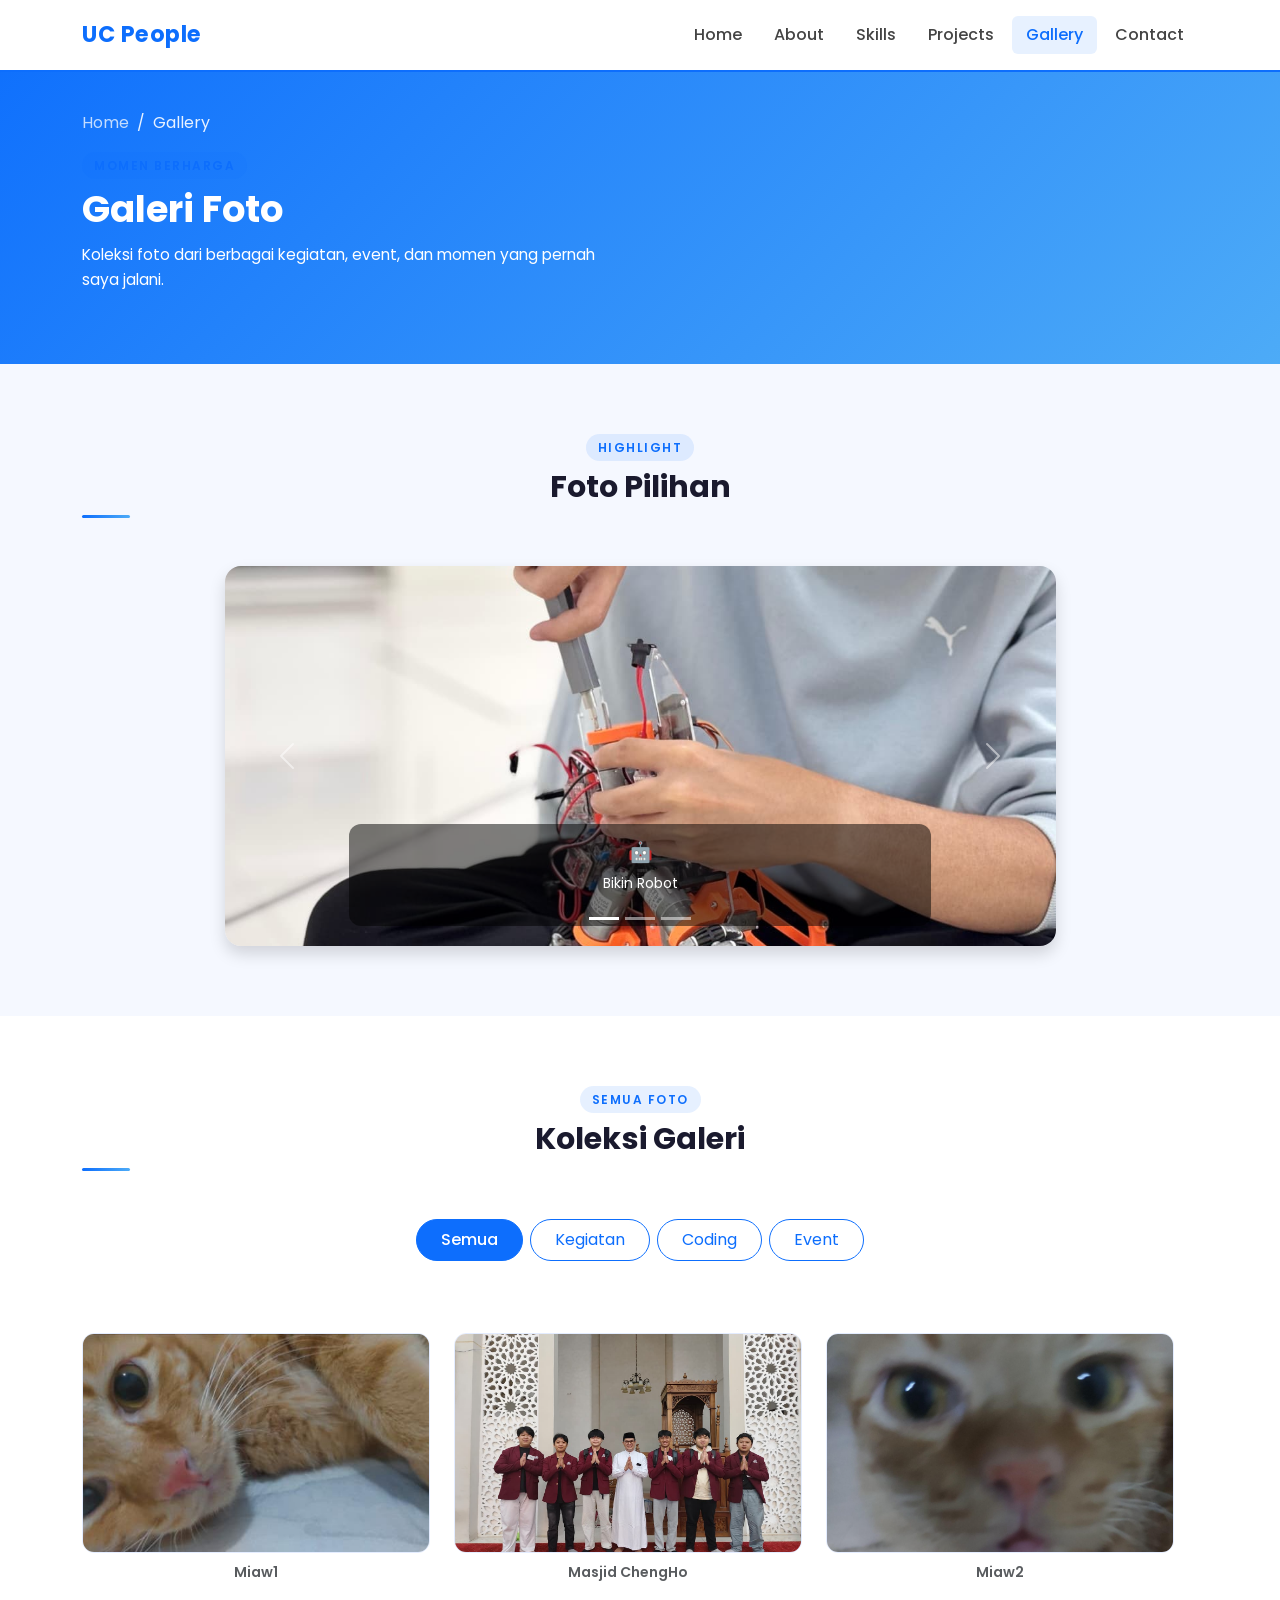
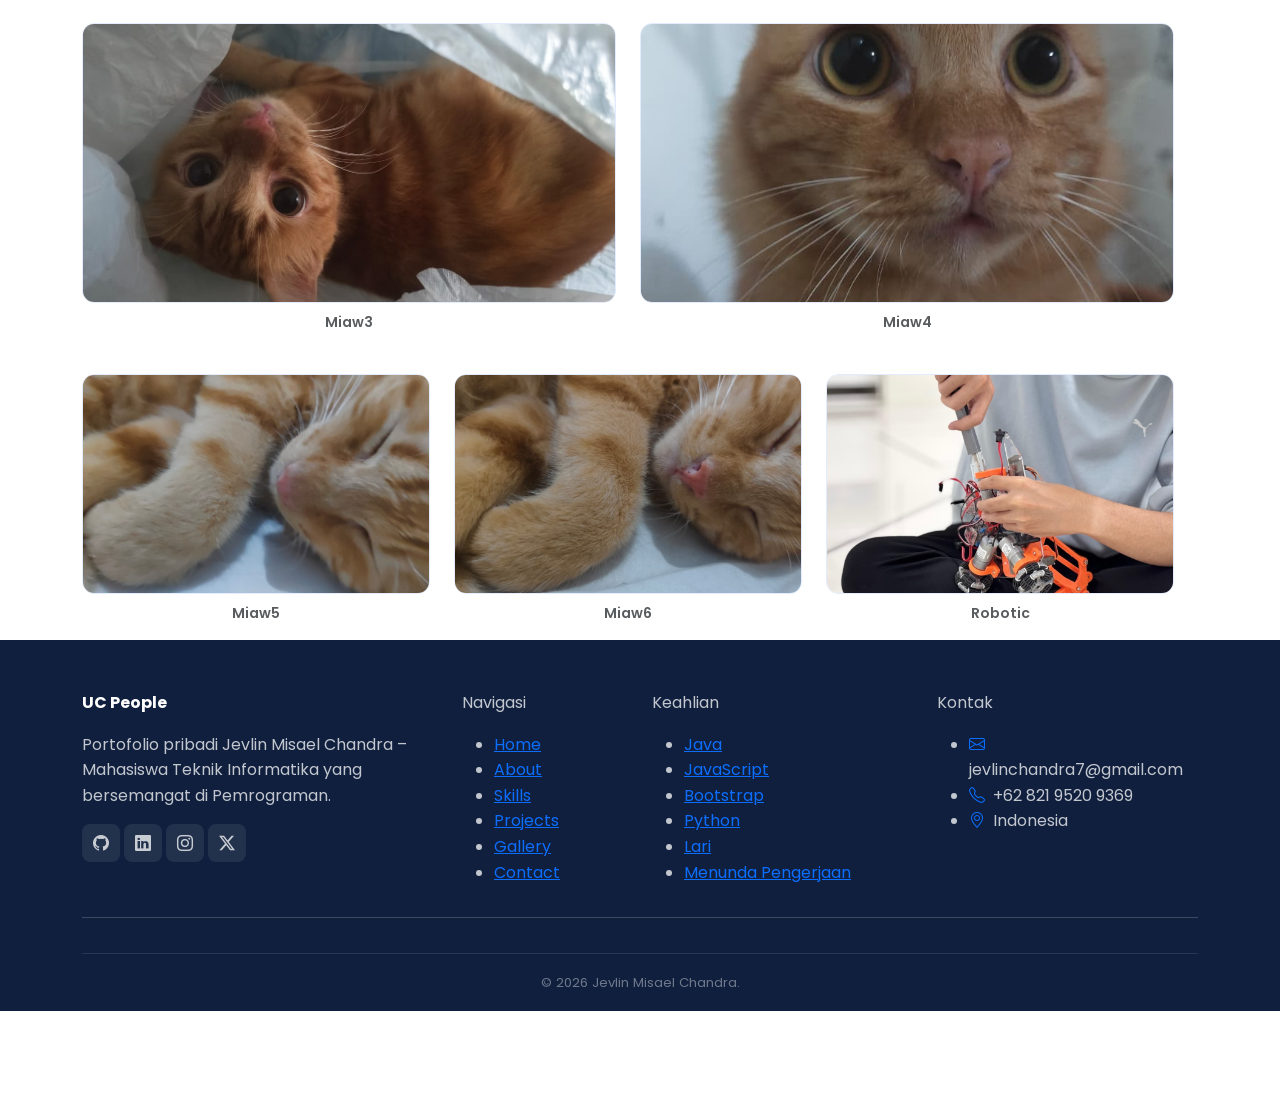
<file: Gallery.html>
<!DOCTYPE html>
<html lang="id">
<head>
  <meta charset="UTF-8">
  <meta name="viewport" content="width=device-width, initial-scale=1.0">
  <title>Gallery – Jevlin Misael Chandra</title>
  <link href="https://cdn.jsdelivr.net/npm/bootstrap@5.3.3/dist/css/bootstrap.min.css" rel="stylesheet">
  <link href="https://cdn.jsdelivr.net/npm/bootstrap-icons@1.11.3/font/bootstrap-icons.min.css" rel="stylesheet">
  <link rel="preconnect" href="https://fonts.googleapis.com">
  <link rel="preconnect" href="https://fonts.gstatic.com" crossorigin>
  <link href="https://fonts.googleapis.com/css2?family=Playfair+Display:wght@600;700;800&family=DM+Sans:wght@400;500;600;700&display=swap" rel="stylesheet">
  <link rel="stylesheet" href="css/styles.css">
</head>
<body>

<!-- ===== OFFCANVAS MOBILE NAV ===== -->
<div class="offcanvas offcanvas-end bg-dark text-white" tabindex="-1" id="offcanvasNavbar" aria-labelledby="offcanvasNavbarLabel">
  <div class="offcanvas-header border-bottom border-secondary">
    <h5 class="offcanvas-title fw-bold text-primary" id="offcanvasNavbarLabel">UC People</h5>
    <button type="button" class="btn-close btn-close-white" data-bs-dismiss="offcanvas" aria-label="Close"></button>
  </div>
  <div class="offcanvas-body">
    <ul class="navbar-nav gap-1">
      <li class="nav-item"><a class="nav-link" href="index.html"><i class="bi bi-house me-2"></i>Home</a></li>
      <li class="nav-item"><a class="nav-link" href="About.html"><i class="bi bi-person me-2"></i>About</a></li>
      <li class="nav-item"><a class="nav-link" href="Skills.html"><i class="bi bi-lightning me-2"></i>Skills</a></li>
      <li class="nav-item"><a class="nav-link" href="Projects.html"><i class="bi bi-folder me-2"></i>Projects</a></li>
      <li class="nav-item"><a class="nav-link active" href="Gallery.html"><i class="bi bi-images me-2"></i>Gallery</a></li>
      <li class="nav-item"><a class="nav-link" href="Contact.html"><i class="bi bi-envelope me-2"></i>Contact</a></li>
    </ul>
  </div>
</div>

<!-- ===== NAVBAR ===== -->
<nav class="navbar navbar-expand-lg fixed-top" id="main-nav">
  <div class="container">
    <a class="navbar-brand fw-bold" href="index.html">UC People</a>
    <button class="navbar-toggler border-0" type="button" data-bs-toggle="offcanvas" data-bs-target="#offcanvasNavbar">
      <span class="navbar-toggler-icon"></span>
    </button>
    <div class="collapse navbar-collapse justify-content-end">
      <ul class="navbar-nav gap-1">
        <li class="nav-item"><a class="nav-link" href="index.html">Home</a></li>
        <li class="nav-item"><a class="nav-link" href="About.html">About</a></li>
        <li class="nav-item"><a class="nav-link" href="Skills.html">Skills</a></li>
        <li class="nav-item"><a class="nav-link" href="Projects.html">Projects</a></li>
        <li class="nav-item"><a class="nav-link active" href="Gallery.html">Gallery</a></li>
        <li class="nav-item"><a class="nav-link" href="Contact.html">Contact</a></li>
      </ul>
    </div>
  </div>
</nav>

<!-- ===== PAGE HERO ===== -->
<section class="page-hero">
  <div class="container">
    <nav aria-label="breadcrumb" class="mb-3 animate-fade-in-up">
      <ol class="breadcrumb">
        <li class="breadcrumb-item"><a href="index.html">Home</a></li>
        <li class="breadcrumb-item active">Gallery</li>
      </ol>
    </nav>
    <span class="section-label animate-fade-in-up">Momen Berharga</span>
    <h1 class="page-hero-title animate-fade-in-up delay-1">Galeri Foto</h1>
    <p class="page-hero-lead animate-fade-in-up delay-2">
      Koleksi foto dari berbagai kegiatan, event, dan momen yang pernah saya jalani.
    </p>
  </div>
</section>

<!-- ===== CAROUSEL ===== -->
<section class="section-padding bg-light-blue">
  <div class="container">
    <div class="text-center mb-5 reveal">
      <span class="section-label">Highlight</span>
      <h2 class="section-title">Foto Pilihan</h2>
      <div class="blue-divider"></div>
    </div>
    <div class="row justify-content-center">
      <div class="col-lg-9 reveal">
        <div id="carouselFeatured" class="carousel slide carousel-fade shadow rounded-4 overflow-hidden" data-bs-ride="carousel">
          <div class="carousel-indicators">
            <button type="button" data-bs-target="#carouselFeatured" data-bs-slide-to="0" class="active"></button>
            <button type="button" data-bs-target="#carouselFeatured" data-bs-slide-to="1"></button>
            <button type="button" data-bs-target="#carouselFeatured" data-bs-slide-to="2"></button>
          </div>
          <div class="carousel-inner">
            <div class="carousel-item active">
              <img src="image/CRC.jpeg" class="d-block w-100" style="height:380px; object-fit:cover;" alt="Highlight 1">
              <div class="carousel-caption d-none d-md-block" style="background:rgba(0,0,0,0.5);border-radius:12px;padding:1rem">
                <h5>🤖</h5>
                <p class="small">Bikin Robot</p>
              </div>
            </div>
            <div class="carousel-item">
              <img src="image/CRC2.jpeg" class="d-block w-100" style="aspect-ratio: 16/9; object-fit: cover;" alt="Highlight 1">
              <div class="carousel-caption d-none d-md-block" style="background:rgba(0,0,0,0.5);border-radius:12px;padding:1rem">
                <h5>🎮</h5>
                <p class="small">Saat Lomba</p>
              </div>
            </div>
            <div class="carousel-item">
              <img src="image/BOJES.jpeg" class="d-block w-100" style="height:380px; object-fit:cover;" alt="Highlight 1">
              <div class="carousel-caption d-none d-md-block" style="background:rgba(0,0,0,0.5);border-radius:12px;padding:1rem">
                <h5>😺</h5>
                <p class="small">Miaw🐈</p>
              </div>
            </div>
          </div>
          <button class="carousel-control-prev" type="button" data-bs-target="#carouselFeatured" data-bs-slide="prev">
            <span class="carousel-control-prev-icon"></span>
          </button>
          <button class="carousel-control-next" type="button" data-bs-target="#carouselFeatured" data-bs-slide="next">
            <span class="carousel-control-next-icon"></span>
          </button>
        </div>
      </div>
    </div>
  </div>
</section>

<!-- ===== GALLERY GRID ===== -->
<section class="section-padding">
  <div class="container">
    <div class="text-center mb-5 reveal">
      <span class="section-label">Semua Foto</span>
      <h2 class="section-title">Koleksi Galeri</h2>
      <div class="blue-divider"></div>
    </div>

    <!-- Filter -->
    <div class="text-center mb-5 reveal">
      <div class="btn-group flex-wrap gap-2" role="group">
        <button class="btn btn-primary rounded-pill px-4" onclick="filterGallery('all', this)">Semua</button>
        <button class="btn btn-outline-primary rounded-pill px-4" onclick="filterGallery('kegiatan', this)">Kegiatan</button>
        <button class="btn btn-outline-primary rounded-pill px-4" onclick="filterGallery('coding', this)">Coding</button>
        <button class="btn btn-outline-primary rounded-pill px-4" onclick="filterGallery('event', this)">Event</button>
      </div>
    </div>

    <div class="row g-4" id="galleryGrid">
      <!-- Row 1 -->
      <div class="row g-4" id="galleryGrid">
  <div class="col-lg-4 col-md-6 gallery-filter-item reveal" data-cat="coding">
    <div class="gallery-placeholder reveal" data-title="Setup Coding" data-desc="Fokus pengerjaan proyek di laboratorium komputer.">
      <img src="image/BOJES.jpeg" style="width:100%; height:100%; object-fit:cover; object-position: center; position:absolute; top:0; left:0;">
      <div class="gallery-overlay"><i class="bi bi-zoom-in gallery-overlay-icon"></i></div>
    </div>
    <p class="text-center small text-muted mt-2 fw-semibold">Miaw1</p>
  </div>

  <div class="col-lg-4 col-md-6 gallery-filter-item reveal" data-cat="event" style="transition-delay:0.1s">
    <div class="gallery-placeholder" data-title="Hackathon 2022" data-desc="Momen intensif pengerjaan solusi digital.">
      <img src="image/BOJES1.jpeg" style="width:100%; height:100%; object-fit:cover; object-position: center; position:absolute; top:0; left:0;">
      <div class="gallery-overlay"><i class="bi bi-zoom-in gallery-overlay-icon"></i></div>
    </div>
    <p class="text-center small text-muted mt-2 fw-semibold">Masjid ChengHo</p>
  </div>

  <div class="col-lg-4 col-md-6 gallery-filter-item reveal" data-cat="kegiatan" style="transition-delay:0.2s">
    <div class="gallery-placeholder" data-title="Kerja Kelompok" data-desc="Kolaborasi antar mahasiswa di Universitas Ciputra.">
      <img src="image/BOJES7.jpeg" style="width:100%; height:100%; object-fit:cover; object-position: center; position:absolute; top:0; left:0;">
      <div class="gallery-overlay"><i class="bi bi-zoom-in gallery-overlay-icon"></i></div>
    </div>
    <p class="text-center small text-muted mt-2 fw-semibold">Miaw2</p>
  </div>

  <div class="col-lg-6 col-md-6 gallery-filter-item reveal" data-cat="event">
    <div class="gallery-placeholder" data-title="Seminar Teknologi" data-desc="Menghadiri seminar teknologi berskala nasional." style="height:280px">
      <img src="image/BOJES3.jpeg" style="width:100%; height:100%; object-fit:cover; object-position: center; position:absolute; top:0; left:0;">
      <div class="gallery-overlay"><i class="bi bi-zoom-in gallery-overlay-icon"></i></div>
    </div>
    <p class="text-center small text-muted mt-2 fw-semibold">Miaw3</p>
  </div>

  <div class="col-lg-6 col-md-6 gallery-filter-item reveal" data-cat="coding" style="transition-delay:0.15s">
    <div class="gallery-placeholder" data-title="Project Collaboration" data-desc="Diskusi teknis pengembangan aplikasi." style="height:280px">
      <img src="image/BOJES4.jpeg" style="width:100%; height:100%; object-fit:cover; object-position: center; position:absolute; top:0; left:0;">
      <div class="gallery-overlay"><i class="bi bi-zoom-in gallery-overlay-icon"></i></div>
    </div>
    <p class="text-center small text-muted mt-2 fw-semibold">Miaw4</p>
  </div>

  <div class="col-lg-4 col-md-6 gallery-filter-item reveal" data-cat="kegiatan">
    <div class="gallery-placeholder" data-title="Presentasi Tugas" data-desc="Sesi presentasi hasil project akhir.">
      <img src="image/BOJES5.jpeg" style="width:100%; height:100%; object-fit:cover; object-position: center; position:absolute; top:0; left:0;">
      <div class="gallery-overlay"><i class="bi bi-zoom-in gallery-overlay-icon"></i></div>
    </div>
    <p class="text-center small text-muted mt-2 fw-semibold">Miaw5</p>
  </div>

  <div class="col-lg-4 col-md-6 gallery-filter-item reveal" data-cat="event" style="transition-delay:0.1s">
    <div class="gallery-placeholder" data-title="Workshop Bootstrap" data-desc="Belajar framework CSS untuk pengembangan web.">
      <img src="image/BOJES6.jpeg" style="width:100%; height:100%; object-fit:cover; object-position: center; position:absolute; top:0; left:0;">
      <div class="gallery-overlay"><i class="bi bi-zoom-in gallery-overlay-icon"></i></div>
    </div>
    <p class="text-center small text-muted mt-2 fw-semibold">Miaw6</p>
  </div>

  <div class="col-lg-4 col-md-6 gallery-filter-item reveal" data-cat="coding" style="transition-delay:0.2s">
    <div class="gallery-placeholder" data-title="Late Night Coding" data-desc="Menyelesaikan logic program sebelum deadline.">
      <img src="image/CRC.jpeg" style="width:100%; height:100%; object-fit:cover; object-position: center; position:absolute; top:0; left:0;">
      <div class="gallery-overlay"><i class="bi bi-zoom-in gallery-overlay-icon"></i></div>
    </div>
    <p class="text-center small text-muted mt-2 fw-semibold">Robotic</p>
  </div>
  </div>
</div>
    </div>
  </div>

<!-- ===== FOOTER ===== -->
<footer>
  <div class="container">
    <div class="row g-4">
      <div class="col-lg-4">
        <div class="footer-brand">UC People</div>
        <p class="footer-desc mt-2">Portofolio pribadi Jevlin Misael Chandra – Mahasiswa Teknik Informatika yang bersemangat di Pemrograman.</p>
          <div class="social-links mt-3">
            <a href="https://github.com/Serverings" target="_blank" rel="noopener noreferrer" class="social-btn">
              <i class="bi bi-github"></i>
            </a>
            
            <a href="https://www.linkedin.com/in/jevlin-misael-chandra-17159a3a1?utm_source=share_via&utm_content=profile&utm_medium=member_android" target="_blank" rel="noopener noreferrer" class="social-btn">
              <i class="bi bi-linkedin"></i>
            </a>
            
            <a href="https://www.instagram.com/jevlinchandra?igsh=MWdwOWRjNG5pbjk1aA==" target="_blank" rel="noopener noreferrer" class="social-btn">
              <i class="bi bi-instagram"></i>
            </a>
            
            <a href="#" class="social-btn">
              <i class="bi bi-twitter-x"></i>
            </a>
          </div>
      </div>
      <div class="col-lg-2 col-6">
        <p class="footer-heading">Navigasi</p>
        <ul class="footer-links">
          <li><a href="index.html">Home</a></li>
          <li><a href="About.html">About</a></li>
          <li><a href="Skills.html">Skills</a></li>
          <li><a href="Projects.html">Projects</a></li>
          <li><a href="Gallery.html">Gallery</a></li>
          <li><a href="Contact.html">Contact</a></li>
        </ul>
      </div>
      <div class="col-lg-3 col-6">
        <p class="footer-heading">Keahlian</p>
        <ul class="footer-links">
          <li><a href="#">Java</a></li>
          <li><a href="#">JavaScript</a></li>
          <li><a href="#">Bootstrap</a></li>
          <li><a href="#">Python</a></li>
          <li><a href="#">Lari</a></li>
          <li><a href="#">Menunda Pengerjaan</a></li>
        </ul>
      </div>
      <div class="col-lg-3">
        <p class="footer-heading">Kontak</p>
        <ul class="footer-links">
          <li><i class="bi bi-envelope me-2 text-primary"></i>jevlinchandra7@gmail.com</li>
          <li><i class="bi bi-telephone me-2 text-primary"></i>+62 821 9520 9369</li>
          <li><i class="bi bi-geo-alt me-2 text-primary"></i>Indonesia</li>
        </ul>
      </div>
    </div>
    <hr class="footer-divider">
    <p class="footer-copy text-center">© 2026 Jevlin Misael Chandra.</p>
  </div>
</footer>

<button id="scrollTop" aria-label="Scroll to top"><i class="bi bi-arrow-up"></i></button>

<script src="https://cdn.jsdelivr.net/npm/bootstrap@5.3.3/dist/js/bootstrap.bundle.min.js"></script>
<script src="js/script.js"></script>
</body>
</html>
</file>
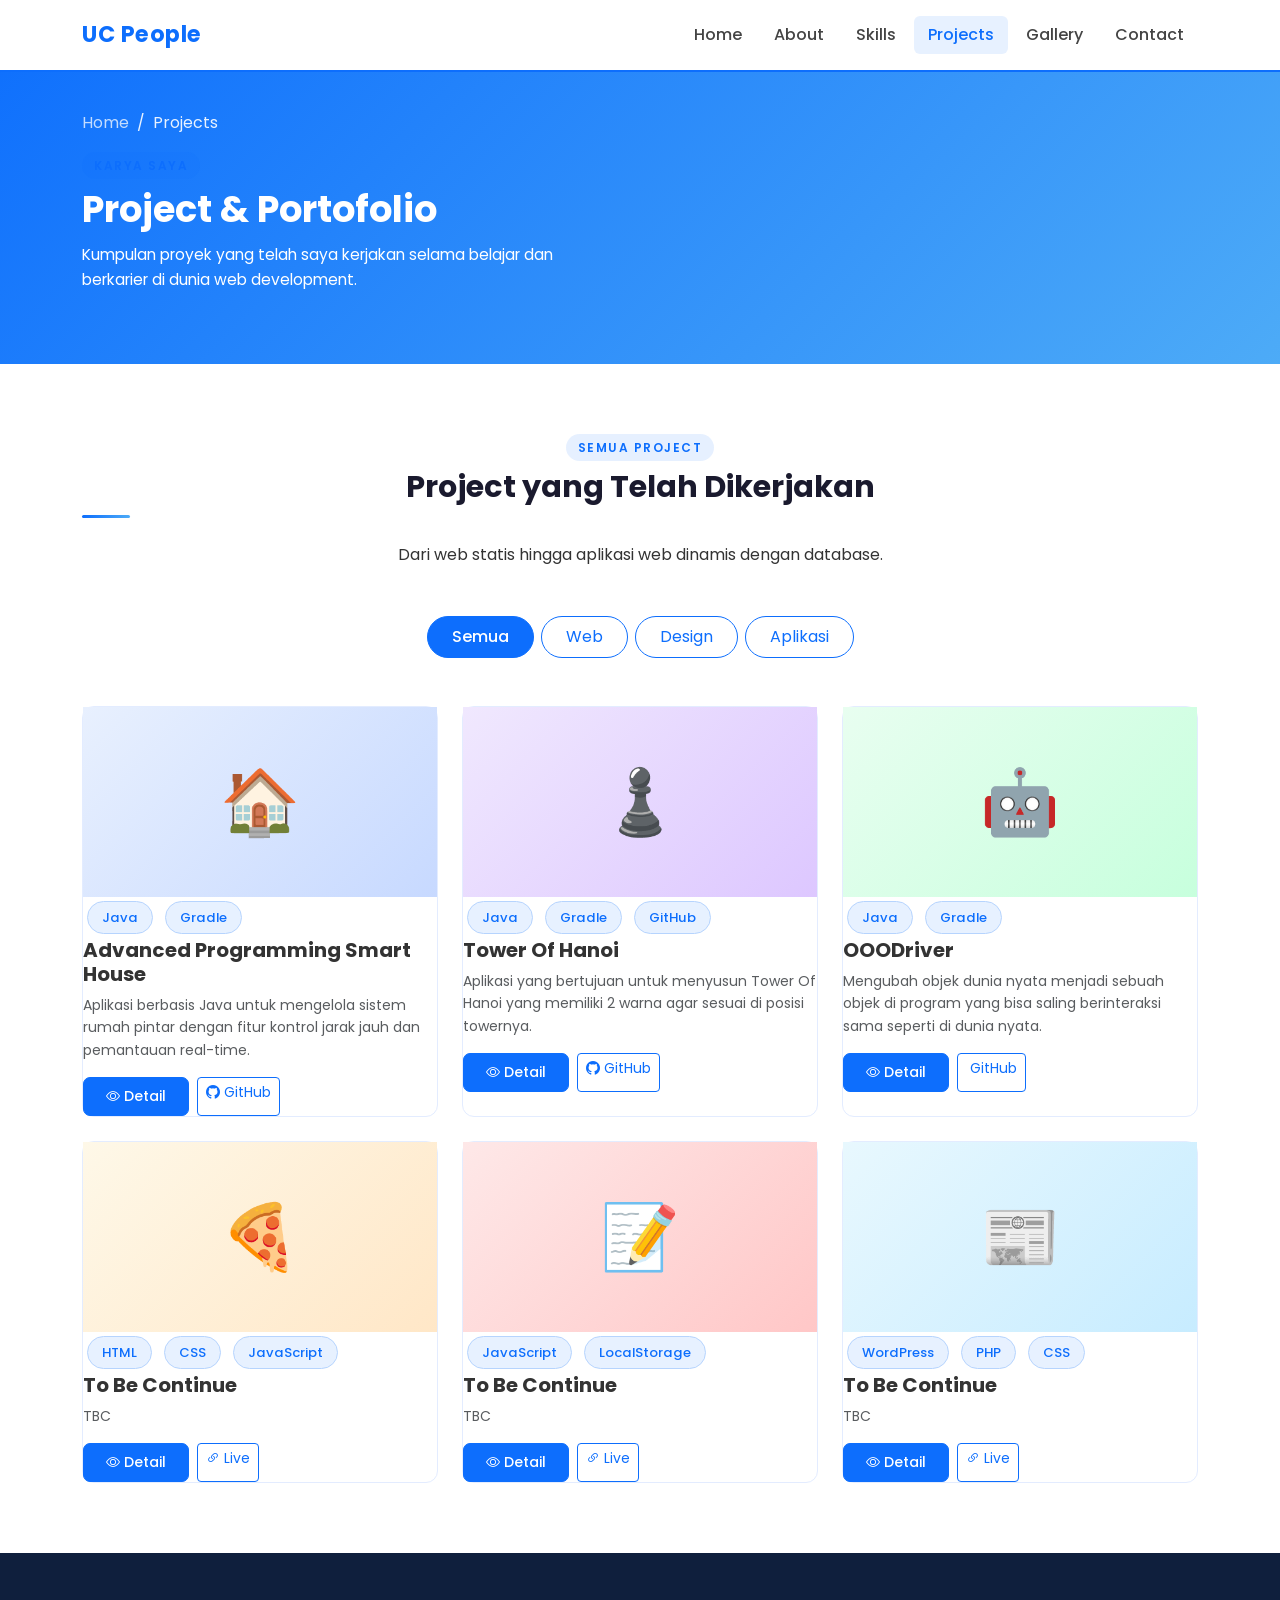
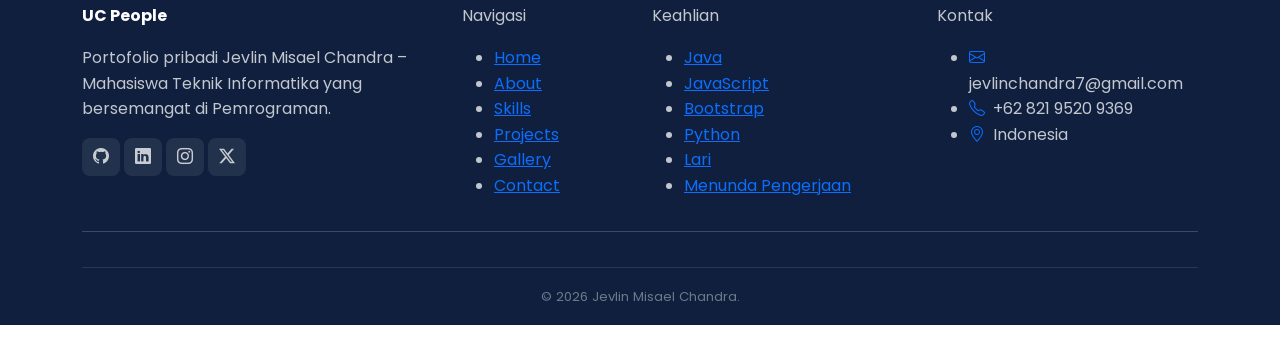
<file: Projects.html>
<!DOCTYPE html>
<html lang="id">
<head>
  <meta charset="UTF-8">
  <meta name="viewport" content="width=device-width, initial-scale=1.0">
  <title>Projects – Jevlin Misael Chandra</title>
  <link href="https://cdn.jsdelivr.net/npm/bootstrap@5.3.3/dist/css/bootstrap.min.css" rel="stylesheet">
  <link href="https://cdn.jsdelivr.net/npm/bootstrap-icons@1.11.3/font/bootstrap-icons.min.css" rel="stylesheet">
  <link rel="preconnect" href="https://fonts.googleapis.com">
  <link rel="preconnect" href="https://fonts.gstatic.com" crossorigin>
  <link href="https://fonts.googleapis.com/css2?family=Playfair+Display:wght@600;700;800&family=DM+Sans:wght@400;500;600;700&display=swap" rel="stylesheet">
  <link rel="stylesheet" href="css/styles.css">
</head>
<body>

<!-- ===== OFFCANVAS MOBILE NAV ===== -->
<div class="offcanvas offcanvas-end bg-dark text-white" tabindex="-1" id="offcanvasNavbar" aria-labelledby="offcanvasNavbarLabel">
  <div class="offcanvas-header border-bottom border-secondary">
    <h5 class="offcanvas-title fw-bold text-primary" id="offcanvasNavbarLabel">UC People</h5>
    <button type="button" class="btn-close btn-close-white" data-bs-dismiss="offcanvas" aria-label="Close"></button>
  </div>
  <div class="offcanvas-body">
    <ul class="navbar-nav gap-1">
      <li class="nav-item"><a class="nav-link" href="index.html"><i class="bi bi-house me-2"></i>Home</a></li>
      <li class="nav-item"><a class="nav-link" href="About.html"><i class="bi bi-person me-2"></i>About</a></li>
      <li class="nav-item"><a class="nav-link" href="Skills.html"><i class="bi bi-lightning me-2"></i>Skills</a></li>
      <li class="nav-item"><a class="nav-link active" href="Projects.html"><i class="bi bi-folder me-2"></i>Projects</a></li>
      <li class="nav-item"><a class="nav-link" href="Gallery.html"><i class="bi bi-images me-2"></i>Gallery</a></li>
      <li class="nav-item"><a class="nav-link" href="Contact.html"><i class="bi bi-envelope me-2"></i>Contact</a></li>
    </ul>
  </div>
</div>

<!-- ===== NAVBAR ===== -->
<nav class="navbar navbar-expand-lg fixed-top" id="main-nav">
  <div class="container">
    <a class="navbar-brand fw-bold" href="index.html">UC People</a>
    <button class="navbar-toggler border-0" type="button" data-bs-toggle="offcanvas" data-bs-target="#offcanvasNavbar">
      <span class="navbar-toggler-icon"></span>
    </button>
    <div class="collapse navbar-collapse justify-content-end">
      <ul class="navbar-nav gap-1">
        <li class="nav-item"><a class="nav-link" href="index.html">Home</a></li>
        <li class="nav-item"><a class="nav-link" href="About.html">About</a></li>
        <li class="nav-item"><a class="nav-link" href="Skills.html">Skills</a></li>
        <li class="nav-item"><a class="nav-link active" href="Projects.html">Projects</a></li>
        <li class="nav-item"><a class="nav-link" href="Gallery.html">Gallery</a></li>
        <li class="nav-item"><a class="nav-link" href="Contact.html">Contact</a></li>
      </ul>
    </div>
  </div>
</nav>

<!-- ===== PAGE HERO ===== -->
<section class="page-hero">
  <div class="container">
    <nav aria-label="breadcrumb" class="mb-3 animate-fade-in-up">
      <ol class="breadcrumb">
        <li class="breadcrumb-item"><a href="index.html">Home</a></li>
        <li class="breadcrumb-item active">Projects</li>
      </ol>
    </nav>
    <span class="section-label animate-fade-in-up">Karya Saya</span>
    <h1 class="page-hero-title animate-fade-in-up delay-1">Project & Portofolio</h1>
    <p class="page-hero-lead animate-fade-in-up delay-2">
      Kumpulan proyek yang telah saya kerjakan selama belajar dan berkarier di dunia web development.
    </p>
  </div>
</section>

<!-- ===== FEATURED PROJECT ===== -->
<section class="section-padding">
  <div class="container">
    <div class="text-center mb-5 reveal">
      <span class="section-label">Semua Project</span>
      <h2 class="section-title">Project yang Telah Dikerjakan</h2>
      <div class="blue-divider"></div>
      <p class="section-subtitle mx-auto">Dari web statis hingga aplikasi web dinamis dengan database.</p>
    </div>

    <!-- Filter Buttons -->
    <div class="text-center mb-5 reveal">
      <div class="btn-group flex-wrap gap-2" role="group">
        <button class="btn btn-primary rounded-pill px-4" onclick="filterProject('all', this)">Semua</button>
        <button class="btn btn-outline-primary rounded-pill px-4" onclick="filterProject('web', this)">Web</button>
        <button class="btn btn-outline-primary rounded-pill px-4" onclick="filterProject('design', this)">Design</button>
        <button class="btn btn-outline-primary rounded-pill px-4" onclick="filterProject('app', this)">Aplikasi</button>
      </div>
    </div>

    <div class="row g-4" id="projectsGrid">
      <!-- Project 1 -->
      <div class="col-lg-4 col-md-6 project-item reveal" data-category="web">
        <div class="project-card h-100">
          <div class="overflow-hidden">
            <div class="project-img-placeholder" style="background:linear-gradient(135deg,#e8f0fe,#c7d9ff)">🏠</div>
          </div>
          <div class="card-body">
            <div class="project-tags">
              <span class="project-tag">Java</span>
              <span class="project-tag">Gradle</span>
            </div>
            <h5 class="fw-bold mb-2">Advanced Programming Smart House</h5>
            <p class="text-muted small mb-3">Aplikasi berbasis Java untuk mengelola sistem rumah pintar dengan fitur kontrol jarak jauh dan pemantauan real-time.</p>
            <div class="d-flex gap-2">
              <a href="#" class="btn btn-primary btn-sm" data-bs-toggle="modal" data-bs-target="#projectModal1">
                <i class="bi bi-eye me-1"></i>Detail
              </a>
              <a href="https://github.com/IMT-UC-Makassar/afl-2-case-study-smarthome-Serverings.git" target="_blank" rel="noopener noreferrer" class="btn btn-outline-primary btn-sm">
                <i class="bi bi-github me-1"></i>GitHub
              </a>
            </div>
          </div>
        </div>
      </div>

      <!-- Project 2 -->
      <div class="col-lg-4 col-md-6 project-item reveal" data-category="app" style="transition-delay:0.1s">
        <div class="project-card h-100">
          <div class="overflow-hidden">
            <div class="project-img-placeholder" style="background:linear-gradient(135deg,#f0e8fe,#ddc7ff)">♟️</div>
          </div>
          <div class="card-body">
            <div class="project-tags">
              <span class="project-tag">Java</span>
              <span class="project-tag">Gradle</span>
              <span class="project-tag">GitHub</span>
            </div>
            <h5 class="fw-bold mb-2">Tower Of Hanoi</h5>
            <p class="text-muted small mb-3">Aplikasi yang bertujuan untuk menyusun Tower Of Hanoi yang memiliki 2 warna agar sesuai di posisi towernya.</p>
            <div class="d-flex gap-2">
              <a href="#" class="btn btn-primary btn-sm" data-bs-toggle="modal" data-bs-target="#projectModal2">
                <i class="bi bi-eye me-1"></i>Detail
              </a>
              <a href="https://github.com/IMT-UC-Makassar/ds-w8-afl2-tower-of-hanoi-Serverings.git" target="_blank" rel="noopener noreferrer" class="btn btn-outline-primary btn-sm">
                <i class="bi bi-github me-1"></i>GitHub
              </a>
            </div>
          </div>
        </div>
      </div>

      <!-- Project 3 -->
      <div class="col-lg-4 col-md-6 project-item reveal" data-category="design" style="transition-delay:0.2s">
        <div class="project-card h-100">
          <div class="overflow-hidden">
            <div class="project-img-placeholder" style="background:linear-gradient(135deg,#e8fef0,#c7ffdd)">🤖</div>
          </div>
          <div class="card-body">
            <div class="project-tags">
              <span class="project-tag">Java</span>
              <span class="project-tag">Gradle</span>
            </div>
            <h5 class="fw-bold mb-2">OOODriver</h5>
            <p class="text-muted small mb-3">Mengubah objek dunia nyata menjadi sebuah objek di program yang bisa saling berinteraksi sama seperti di dunia nyata.</p>
            <div class="d-flex gap-2">
              <a href="#" class="btn btn-primary btn-sm" data-bs-toggle="modal" data-bs-target="#projectModal3">
                <i class="bi bi-eye me-1"></i>Detail
              </a>
              <a href="https://github.com/Serverings/Kelompok4_KamenRider_AP_Week9.git"  target="_blank" rel="noopener noreferrer" class="btn btn-outline-primary btn-sm">
                <i class="bi bi-figma me-1"></i>GitHub
              </a>
            </div>
          </div>
        </div>
      </div>

      <!-- Project 4 -->
      <div class="col-lg-4 col-md-6 project-item reveal" data-category="web">
        <div class="project-card h-100">
          <div class="overflow-hidden">
            <div class="project-img-placeholder" style="background:linear-gradient(135deg,#fef8e8,#ffe7c7)">🍕</div>
          </div>
          <div class="card-body">
            <div class="project-tags">
              <span class="project-tag">HTML</span>
              <span class="project-tag">CSS</span>
              <span class="project-tag">JavaScript</span>
            </div>
            <h5 class="fw-bold mb-2">To Be Continue</h5>
            <p class="text-muted small mb-3">TBC</p>
            <div class="d-flex gap-2">
              <a href="#" class="btn btn-primary btn-sm" data-bs-toggle="modal" data-bs-target="#projectModal3">
                <i class="bi bi-eye me-1"></i>Detail
              </a>
              <a href="#" class="btn btn-outline-primary btn-sm">
                <i class="bi bi-link-45deg me-1"></i>Live
              </a>
            </div>
          </div>
        </div>
      </div>

      <!-- Project 5 -->
      <div class="col-lg-4 col-md-6 project-item reveal" data-category="app" style="transition-delay:0.1s">
        <div class="project-card h-100">
          <div class="overflow-hidden">
            <div class="project-img-placeholder" style="background:linear-gradient(135deg,#fee8e8,#ffc7c7)">📝</div>
          </div>
          <div class="card-body">
            <div class="project-tags">
              <span class="project-tag">JavaScript</span>
              <span class="project-tag">LocalStorage</span>
            </div>
            <h5 class="fw-bold mb-2">To Be Continue</h5>
            <p class="text-muted small mb-3">TBC</p>
            <div class="d-flex gap-2">
              <a href="#" class="btn btn-primary btn-sm" data-bs-toggle="modal" data-bs-target="#projectModal3">
                <i class="bi bi-eye me-1"></i>Detail
              </a>
              <a href="#" class="btn btn-outline-primary btn-sm">
                <i class="bi bi-link-45deg me-1"></i>Live
              </a>
            </div>
          </div>
        </div>
      </div>

      <!-- Project 6 -->
      <div class="col-lg-4 col-md-6 project-item reveal" data-category="web" style="transition-delay:0.2s">
        <div class="project-card h-100">
          <div class="overflow-hidden">
            <div class="project-img-placeholder" style="background:linear-gradient(135deg,#e8f8fe,#c7ecff)">📰</div>
          </div>
          <div class="card-body">
            <div class="project-tags">
              <span class="project-tag">WordPress</span>
              <span class="project-tag">PHP</span>
              <span class="project-tag">CSS</span>
            </div>
            <h5 class="fw-bold mb-2">To Be Continue</h5>
            <p class="text-muted small mb-3">TBC</p>
            <div class="d-flex gap-2">
              <a href="#" class="btn btn-primary btn-sm" data-bs-toggle="modal" data-bs-target="#projectModal3">
                <i class="bi bi-eye me-1"></i>Detail
              </a>
              <a href="#" class="btn btn-outline-primary btn-sm">
                <i class="bi bi-link-45deg me-1"></i>Live
              </a>
            </div>
          </div>
        </div>
      </div>
    </div>
  </div>
</section>

<!-- ===== PROJECT MODAL 1 ===== -->
<div class="modal fade" id="projectModal1" tabindex="-1">
  <div class="modal-dialog modal-lg modal-dialog-centered">
    <div class="modal-content">
      <div class="modal-header">
        <h5 class="modal-title fw-bold">Advanced Programming Smart House</h5>
        <button type="button" class="btn-close" data-bs-dismiss="modal"></button>
      </div>
      <div class="modal-body">
        <div class="project-img-placeholder mb-4 rounded-3" style="background:linear-gradient(135deg,#e8f0fe,#c7d9ff);height:200px">🏠</div>
        <div class="row g-4">
          <div class="col-md-8">
            <h6 class="fw-bold">Deskripsi Project</h6>
            <p class="text-muted small">Aplikasi berbasis Java untuk mengelola sistem rumah pintar dengan fitur kontrol jarak jauh dan pemantauan real-time.</p>
            <h6 class="fw-bold mt-3">Fitur Utama</h6>
            <ul class="text-muted small">
              <li> Kontrol jarak jauh perangkat rumah</li>
              <li> Pemantauan real-time kondisi rumah</li>
              <li> Notifikasi dan alarm otomatis</li>
              <li> Integrasi dengan asisten virtual</li>
              <li> Antarmuka pengguna yang ramah</li>
            </ul>
          </div>
          <div class="col-md-4">
            <h6 class="fw-bold">Teknologi</h6>
            <div class="project-tags flex-column">
              <span class="project-tag mb-1">Java</span>
              <span class="project-tag mb-1">Gradle</span>
            </div>
            <h6 class="fw-bold mt-3">Status</h6>
            <span class="badge bg-success">✅ Selesai</span>
            <h6 class="fw-bold mt-3">Durasi</h6>
            <p class="text-muted small">1 minggu</p>
          </div>
        </div>
      </div>
      <div class="modal-footer">
        <button type="button" class="btn btn-secondary" data-bs-dismiss="modal">Tutup</button>
        <a href="https://github.com/IMT-UC-Makassar/afl-2-case-study-smarthome-Serverings.git" target="_blank" rel="noopener noreferrer" class="btn btn-outline-primary">
          <i class="bi bi-github me-1"></i>GitHub
        </a>
        <a href="#" class="btn btn-primary"><i class="bi bi-link-45deg me-1"></i>Live Demo</a>
      </div>
    </div>
  </div>
</div>

<!-- ===== PROJECT MODAL 2 ===== -->
<div class="modal fade" id="projectModal2" tabindex="-1">
  <div class="modal-dialog modal-lg modal-dialog-centered">
    <div class="modal-content">
      <div class="modal-header">
        <h5 class="modal-title fw-bold">♟️ Tower Of Hanoi</h5>
        <button type="button" class="btn-close" data-bs-dismiss="modal"></button>
      </div>
      <div class="modal-body">
        <div class="project-img-placeholder mb-4 rounded-3" style="background:linear-gradient(135deg,#f0e8fe,#ddc7ff);height:200px">♟️</div>
        <div class="row g-4">
          <div class="col-md-8">
            <h6 class="fw-bold">Deskripsi Project</h6>
            <p class="text-muted small">Aplikasi yang bertujuan untuk menyusun Tower Of Hanoi yang memiliki 2 warna agar sesuai di posisi towernya.</p>
            <h6 class="fw-bold mt-3">Fitur Utama</h6>
            <ul class="text-muted small">
              <li>Memindahkan piring dari satu menara ke menara lain</li>
              <li>Strategi pemecahan masalah</li>
              <li>Memisahkan Memisahkan Warna</li>
              <li>Display piring</li>   
            </ul>
          </div>
          <div class="col-md-4">
            <h6 class="fw-bold">Teknologi</h6>
            <div class="project-tags flex-column">
              <span class="project-tag mb-1">Java</span>
              <span class="project-tag mb-1">Gradle</span>
              <span class="project-tag mb-1">GitHub</span>
            </div>
            <h6 class="fw-bold mt-3">Status</h6>
            <span class="badge bg-success">✅ Selesai</span>
            <h6 class="fw-bold mt-3">Durasi</h6>
            <p class="text-muted small">1 minggu</p>
          </div>
        </div>
      </div>
      <div class="modal-footer">
        <button type="button" class="btn btn-secondary" data-bs-dismiss="modal">Tutup</button>
        <a href="https://github.com/IMT-UC-Makassar/ds-w8-afl2-tower-of-hanoi-Serverings.git" target="_blank" rel="noopener noreferrer" class="btn btn-outline-primary">
          <i class="bi bi-github me-1"></i>GitHub
        </a>
      </div>
    </div>
  </div>
</div>

<!-- ===== PROJECT MODAL 3 (generic) ===== -->
<div class="modal fade" id="projectModal3" tabindex="-1">
  <div class="modal-dialog modal-dialog-centered">
    <div class="modal-content">
      <div class="modal-header">
        <h5 class="modal-title fw-bold">Detail Project</h5>
        <button type="button" class="btn-close" data-bs-dismiss="modal"></button>
      </div>
      <div class="modal-body text-center py-4">
        <div class="fs-1 mb-3">🚧</div>
        <h5 class="fw-bold">Halaman sedang dipersiapkan</h5>
        <p class="text-muted">Detail lengkap untuk project ini akan segera tersedia. Silakan cek GitHub untuk melihat kode sumbernya.</p>
      </div>
      <div class="modal-footer">
        <button type="button" class="btn btn-secondary" data-bs-dismiss="modal">Tutup</button>
        <a href="#" class="btn btn-primary"><i class="bi bi-github me-1"></i>GitHub</a>
      </div>
    </div>
  </div>
</div>

<!-- ===== FOOTER ===== -->
<footer>
  <div class="container">
    <div class="row g-4">
      <div class="col-lg-4">
        <div class="footer-brand">UC People</div>
        <p class="footer-desc mt-2">Portofolio pribadi Jevlin Misael Chandra – Mahasiswa Teknik Informatika yang bersemangat di Pemrograman.</p>
          <div class="social-links mt-3">
            <a href="https://github.com/Serverings" target="_blank" rel="noopener noreferrer" class="social-btn">
              <i class="bi bi-github"></i>
            </a>
            
            <a href="https://www.linkedin.com/in/jevlin-misael-chandra-17159a3a1?utm_source=share_via&utm_content=profile&utm_medium=member_android" target="_blank" rel="noopener noreferrer" class="social-btn">
              <i class="bi bi-linkedin"></i>
            </a>
            
            <a href="https://www.instagram.com/jevlinchandra?igsh=MWdwOWRjNG5pbjk1aA==" target="_blank" rel="noopener noreferrer" class="social-btn">
              <i class="bi bi-instagram"></i>
            </a>
            
            <a href="#" class="social-btn">
              <i class="bi bi-twitter-x"></i>
            </a>
          </div>
      </div>
      <div class="col-lg-2 col-6">
        <p class="footer-heading">Navigasi</p>
        <ul class="footer-links">
          <li><a href="index.html">Home</a></li>
          <li><a href="About.html">About</a></li>
          <li><a href="Skills.html">Skills</a></li>
          <li><a href="Projects.html">Projects</a></li>
          <li><a href="Gallery.html">Gallery</a></li>
          <li><a href="Contact.html">Contact</a></li>
        </ul>
      </div>
      <div class="col-lg-3 col-6">
        <p class="footer-heading">Keahlian</p>
        <ul class="footer-links">
          <li><a href="#">Java</a></li>
          <li><a href="#">JavaScript</a></li>
          <li><a href="#">Bootstrap</a></li>
          <li><a href="#">Python</a></li>
          <li><a href="#">Lari</a></li>
          <li><a href="#">Menunda Pengerjaan</a></li>
        </ul>
      </div>
      <div class="col-lg-3">
        <p class="footer-heading">Kontak</p>
        <ul class="footer-links">
          <li><i class="bi bi-envelope me-2 text-primary"></i>jevlinchandra7@gmail.com</li>
          <li><i class="bi bi-telephone me-2 text-primary"></i>+62 821 9520 9369</li>
          <li><i class="bi bi-geo-alt me-2 text-primary"></i>Indonesia</li>
        </ul>
      </div>
    </div>
    <hr class="footer-divider">
    <p class="footer-copy text-center">© 2026 Jevlin Misael Chandra.</p>
  </div>
</footer>

<button id="scrollTop" aria-label="Scroll to top"><i class="bi bi-arrow-up"></i></button>

<script src="https://cdn.jsdelivr.net/npm/bootstrap@5.3.3/dist/js/bootstrap.bundle.min.js"></script>
<script src="js/script.js"></script>
</body>
</html>
</file>
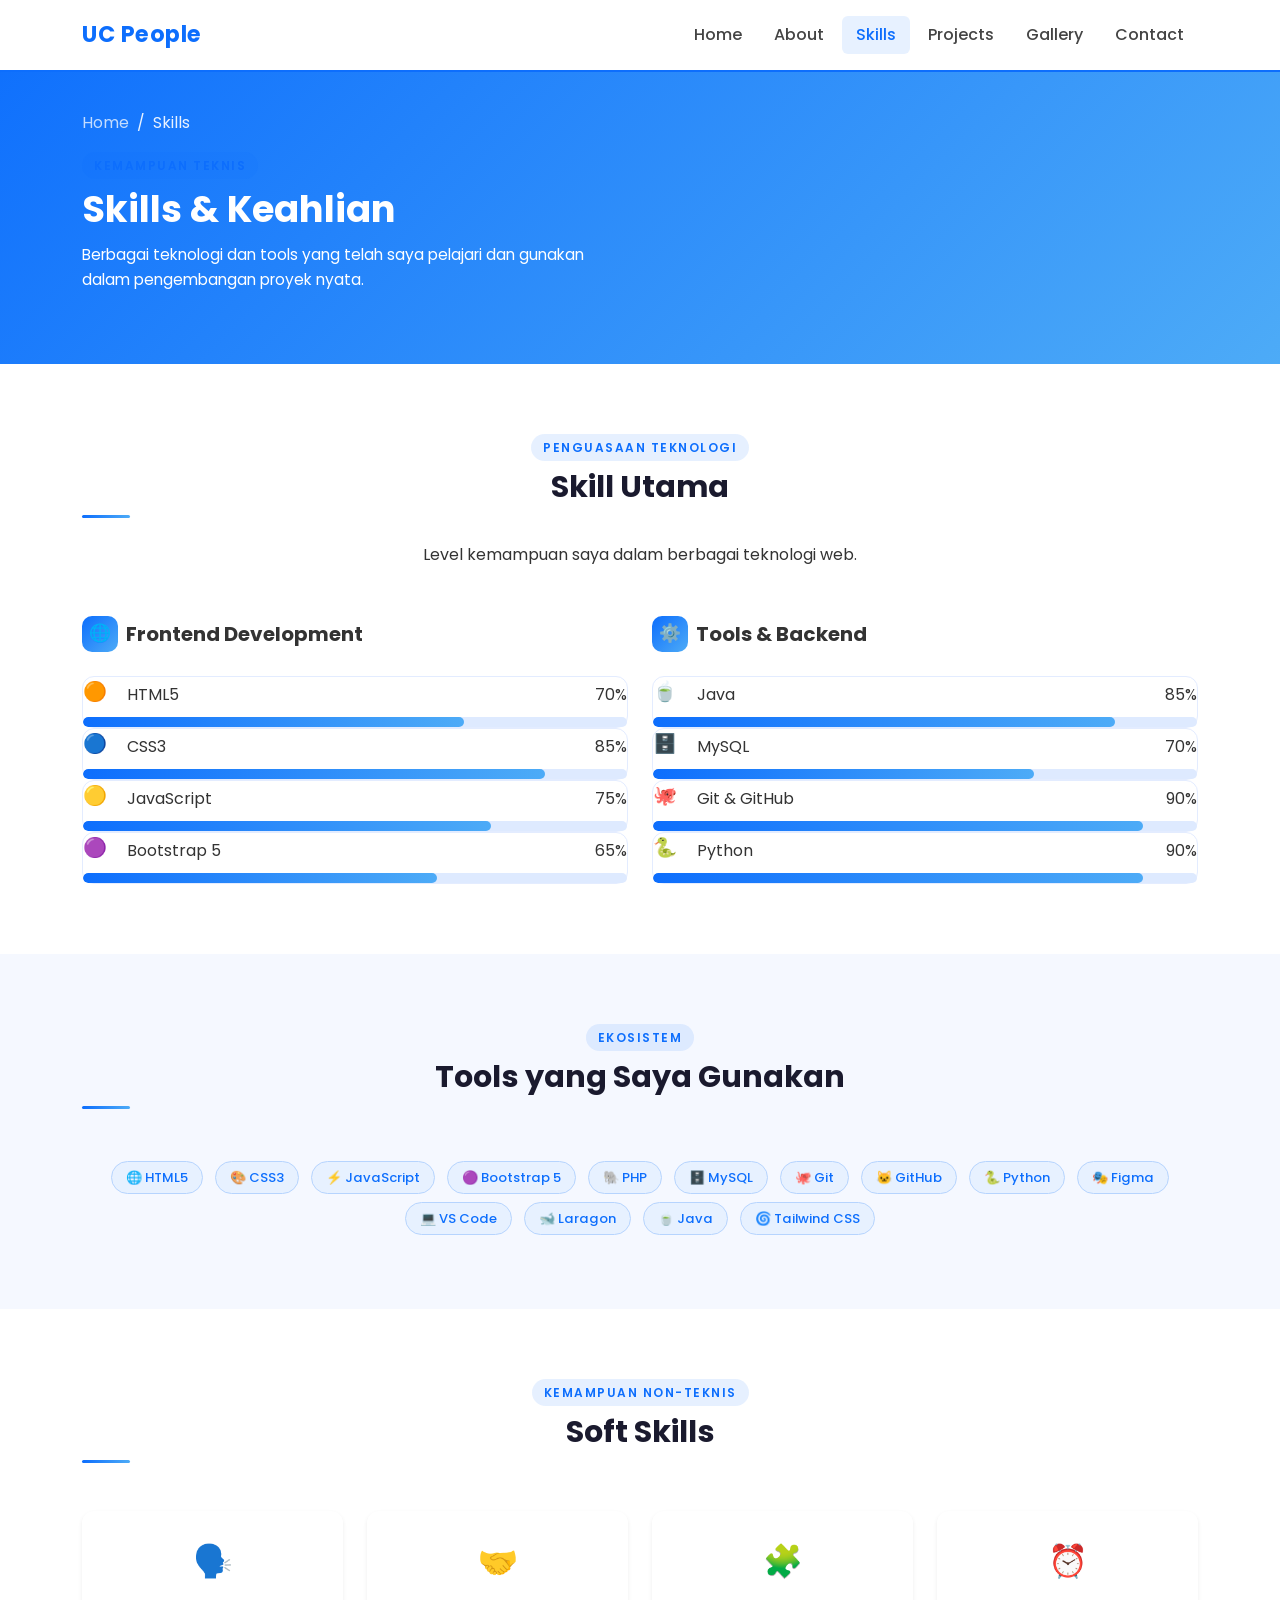
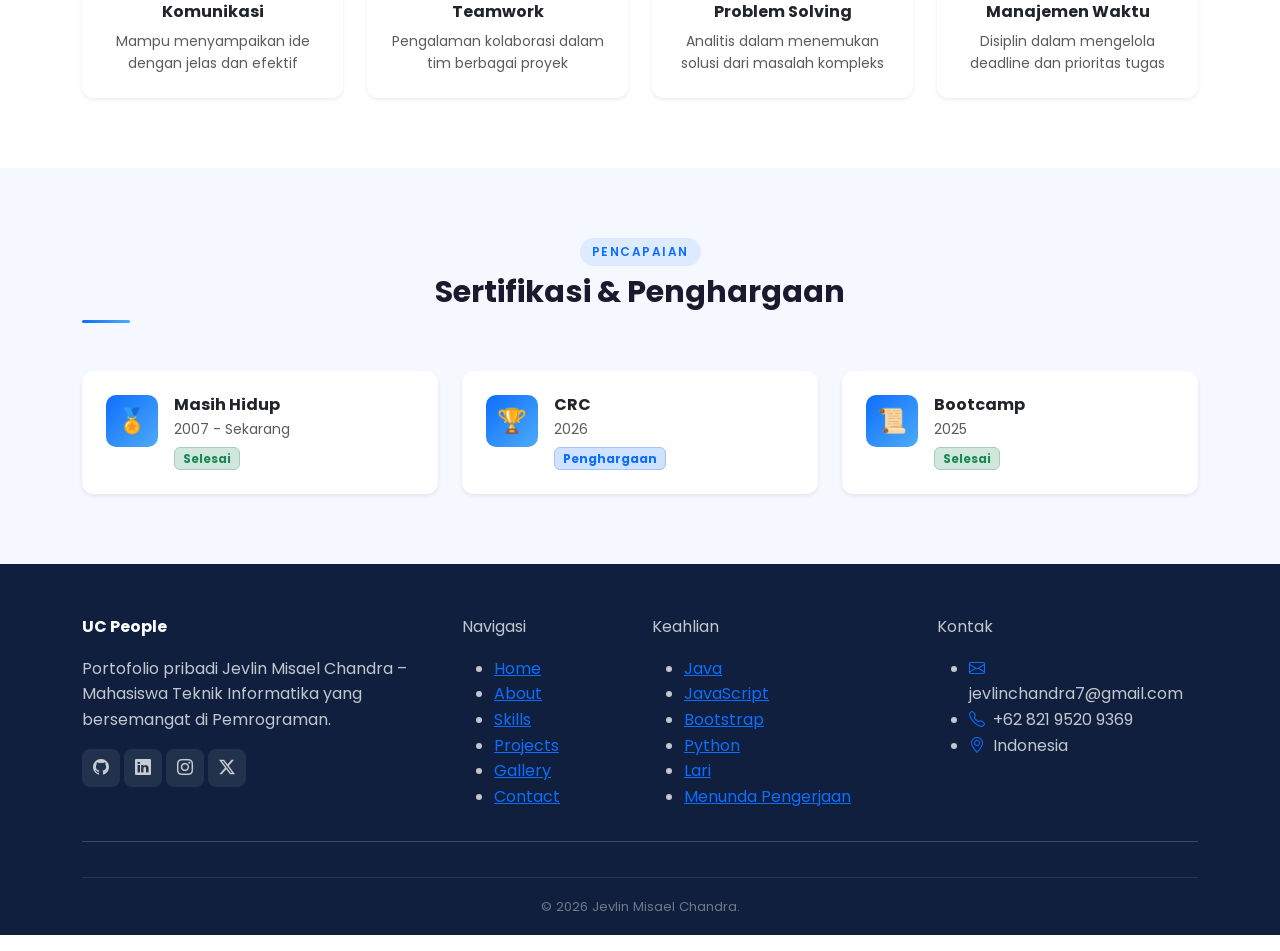
<file: Skills.html>
<!DOCTYPE html>
<html lang="id">
<head>
  <meta charset="UTF-8">
  <meta name="viewport" content="width=device-width, initial-scale=1.0">
  <title>Skills – Jevlin Misael Chandra</title>
  <link href="https://cdn.jsdelivr.net/npm/bootstrap@5.3.3/dist/css/bootstrap.min.css" rel="stylesheet">
  <link href="https://cdn.jsdelivr.net/npm/bootstrap-icons@1.11.3/font/bootstrap-icons.min.css" rel="stylesheet">
  <link rel="preconnect" href="https://fonts.googleapis.com">
  <link rel="preconnect" href="https://fonts.gstatic.com" crossorigin>
  <link href="https://fonts.googleapis.com/css2?family=Playfair+Display:wght@600;700;800&family=DM+Sans:wght@400;500;600;700&display=swap" rel="stylesheet">
  <link rel="stylesheet" href="css/styles.css">
</head>
<body>

<!-- ===== OFFCANVAS MOBILE NAV ===== -->
<div class="offcanvas offcanvas-end bg-dark text-white" tabindex="-1" id="offcanvasNavbar" aria-labelledby="offcanvasNavbarLabel">
  <div class="offcanvas-header border-bottom border-secondary">
    <h5 class="offcanvas-title fw-bold text-primary" id="offcanvasNavbarLabel">UC People</h5>
    <button type="button" class="btn-close btn-close-white" data-bs-dismiss="offcanvas" aria-label="Close"></button>
  </div>
  <div class="offcanvas-body">
    <ul class="navbar-nav gap-1">
      <li class="nav-item"><a class="nav-link" href="index.html"><i class="bi bi-house me-2"></i>Home</a></li>
      <li class="nav-item"><a class="nav-link" href="About.html"><i class="bi bi-person me-2"></i>About</a></li>
      <li class="nav-item"><a class="nav-link active" href="Skills.html"><i class="bi bi-lightning me-2"></i>Skills</a></li>
      <li class="nav-item"><a class="nav-link" href="Projects.html"><i class="bi bi-folder me-2"></i>Projects</a></li>
      <li class="nav-item"><a class="nav-link" href="Gallery.html"><i class="bi bi-images me-2"></i>Gallery</a></li>
      <li class="nav-item"><a class="nav-link" href="Contact.html"><i class="bi bi-envelope me-2"></i>Contact</a></li>
    </ul>
  </div>
</div>

<!-- ===== NAVBAR ===== -->
<nav class="navbar navbar-expand-lg fixed-top" id="main-nav">
  <div class="container">
    <a class="navbar-brand fw-bold" href="index.html">UC People</a>
    <button class="navbar-toggler border-0" type="button" data-bs-toggle="offcanvas" data-bs-target="#offcanvasNavbar">
      <span class="navbar-toggler-icon"></span>
    </button>
    <div class="collapse navbar-collapse justify-content-end">
      <ul class="navbar-nav gap-1">
        <li class="nav-item"><a class="nav-link" href="index.html">Home</a></li>
        <li class="nav-item"><a class="nav-link" href="About.html">About</a></li>
        <li class="nav-item"><a class="nav-link active" href="Skills.html">Skills</a></li>
        <li class="nav-item"><a class="nav-link" href="Projects.html">Projects</a></li>
        <li class="nav-item"><a class="nav-link" href="Gallery.html">Gallery</a></li>
        <li class="nav-item"><a class="nav-link" href="Contact.html">Contact</a></li>
      </ul>
    </div>
  </div>
</nav>

<!-- ===== PAGE HERO ===== -->
<section class="page-hero">
  <div class="container">
    <nav aria-label="breadcrumb" class="mb-3 animate-fade-in-up">
      <ol class="breadcrumb">
        <li class="breadcrumb-item"><a href="index.html">Home</a></li>
        <li class="breadcrumb-item active">Skills</li>
      </ol>
    </nav>
    <span class="section-label animate-fade-in-up">Kemampuan Teknis</span>
    <h1 class="page-hero-title animate-fade-in-up delay-1">Skills & Keahlian</h1>
    <p class="page-hero-lead animate-fade-in-up delay-2">
      Berbagai teknologi dan tools yang telah saya pelajari dan gunakan dalam pengembangan proyek nyata.
    </p>
  </div>
</section>

<!-- ===== CORE SKILLS (Progress Bars) ===== -->
<section class="section-padding">
  <div class="container">
    <div class="text-center mb-5 reveal">
      <span class="section-label">Penguasaan Teknologi</span>
      <h2 class="section-title">Skill Utama</h2>
      <div class="blue-divider"></div>
      <p class="section-subtitle mx-auto">Level kemampuan saya dalam berbagai teknologi web.</p>
    </div>
    <div class="row g-4">
      <!-- Frontend Skills -->
      <div class="col-lg-6 reveal">
        <h5 class="fw-bold mb-4 d-flex align-items-center gap-2">
          <span class="contact-icon" style="width:36px;height:36px;font-size:1.1rem">🌐</span>
          Frontend Development
        </h5>
        <div class="skill-card">
          <div class="d-flex justify-content-between align-items-center mb-1">
            <div class="d-flex align-items-center gap-2">
              <span class="skill-icon" style="width:36px;height:36px;font-size:1.2rem">🟠</span>
              <span class="skill-name">HTML5</span>
            </div>
            <span class="skill-percent">70%</span>
          </div>
          <div class="progress"><div class="progress-bar" data-width="70" role="progressbar" aria-valuenow="70" aria-valuemin="0" aria-valuemax="100"></div></div>
        </div>
        <div class="skill-card">
          <div class="d-flex justify-content-between align-items-center mb-1">
            <div class="d-flex align-items-center gap-2">
              <span class="skill-icon" style="width:36px;height:36px;font-size:1.2rem">🔵</span>
              <span class="skill-name">CSS3</span>
            </div>
            <span class="skill-percent">85%</span>
          </div>
          <div class="progress"><div class="progress-bar" data-width="85" role="progressbar" aria-valuenow="85" aria-valuemin="0" aria-valuemax="100"></div></div>
        </div>
        <div class="skill-card">
          <div class="d-flex justify-content-between align-items-center mb-1">
            <div class="d-flex align-items-center gap-2">
              <span class="skill-icon" style="width:36px;height:36px;font-size:1.2rem">🟡</span>
              <span class="skill-name">JavaScript</span>
            </div>
            <span class="skill-percent">75%</span>
          </div>
          <div class="progress"><div class="progress-bar" data-width="75" role="progressbar" aria-valuenow="75" aria-valuemin="0" aria-valuemax="100"></div></div>
        </div>
        <div class="skill-card">
          <div class="d-flex justify-content-between align-items-center mb-1">
            <div class="d-flex align-items-center gap-2">
              <span class="skill-icon" style="width:36px;height:36px;font-size:1.2rem">🟣</span>
              <span class="skill-name">Bootstrap 5</span>
            </div>
            <span class="skill-percent">65%</span>
          </div>
          <div class="progress"><div class="progress-bar" data-width="65" role="progressbar" aria-valuenow="65" aria-valuemin="0" aria-valuemax="100"></div></div>
        </div>
      </div>

      <!-- Other Skills -->
      <div class="col-lg-6 reveal" style="transition-delay:0.2s">
        <h5 class="fw-bold mb-4 d-flex align-items-center gap-2">
          <span class="contact-icon" style="width:36px;height:36px;font-size:1.1rem">⚙️</span>
          Tools & Backend
        </h5>
        <div class="skill-card">
          <div class="d-flex justify-content-between align-items-center mb-1">
            <div class="d-flex align-items-center gap-2">
              <span class="skill-icon" style="width:36px;height:36px;font-size:1.2rem">🍵</span>
              <span class="skill-name">Java</span>
            </div>
            <span class="skill-percent">85%</span>
          </div>
          <div class="progress"><div class="progress-bar" data-width="85" role="progressbar" aria-valuenow="85" aria-valuemin="0" aria-valuemax="100"></div></div>
        </div>
        <div class="skill-card">
          <div class="d-flex justify-content-between align-items-center mb-1">
            <div class="d-flex align-items-center gap-2">
              <span class="skill-icon" style="width:36px;height:36px;font-size:1.2rem">🗄️</span>
              <span class="skill-name">MySQL</span>
            </div>
            <span class="skill-percent">70%</span>
          </div>
          <div class="progress"><div class="progress-bar" data-width="70" role="progressbar" aria-valuenow="70" aria-valuemin="0" aria-valuemax="100"></div></div>
        </div>
        <div class="skill-card">
          <div class="d-flex justify-content-between align-items-center mb-1">
            <div class="d-flex align-items-center gap-2">
              <span class="skill-icon" style="width:36px;height:36px;font-size:1.2rem">🐙</span>
              <span class="skill-name">Git & GitHub</span>
            </div>
            <span class="skill-percent">90%</span>
          </div>
          <div class="progress"><div class="progress-bar" data-width="90" role="progressbar" aria-valuenow="90" aria-valuemin="0" aria-valuemax="100"></div></div>
        </div>
        <div class="skill-card">
          <div class="d-flex justify-content-between align-items-center mb-1">
            <div class="d-flex align-items-center gap-2">
              <span class="skill-icon" style="width:36px;height:36px;font-size:1.2rem">🐍</span>
              <span class="skill-name">Python</span>
            </div>
            <span class="skill-percent">90%</span>
          </div>
          <div class="progress"><div class="progress-bar" data-width="90" role="progressbar" aria-valuenow="90" aria-valuemin="0" aria-valuemax="100"></div></div>
        </div>
      </div>
    </div>
  </div>
</section>

<!-- ===== TOOLS & BADGES ===== -->
<section class="section-padding bg-light-blue">
  <div class="container">
    <div class="text-center mb-5 reveal">
      <span class="section-label">Ekosistem</span>
      <h2 class="section-title">Tools yang Saya Gunakan</h2>
      <div class="blue-divider"></div>
    </div>
    <div class="text-center reveal">
      <span class="tool-badge">🌐 HTML5</span>
      <span class="tool-badge">🎨 CSS3</span>
      <span class="tool-badge">⚡ JavaScript</span>
      <span class="tool-badge">🟣 Bootstrap 5</span>
      <span class="tool-badge">🐘 PHP</span>
      <span class="tool-badge">🗄️ MySQL</span>
      <span class="tool-badge">🐙 Git</span>
      <span class="tool-badge">🐱 GitHub</span>
      <span class="tool-badge">🐍 Python</span>
      <span class="tool-badge">🎭 Figma</span>
      <span class="tool-badge">💻 VS Code</span>
      <span class="tool-badge">🐋 Laragon</span>
      <span class="tool-badge">🍵 Java</span>
      <span class="tool-badge">🌀 Tailwind CSS</span>
    </div>
  </div>
</section>

<!-- ===== SOFT SKILLS ===== -->
<section class="section-padding">
  <div class="container">
    <div class="text-center mb-5 reveal">
      <span class="section-label">Kemampuan Non-Teknis</span>
      <h2 class="section-title">Soft Skills</h2>
      <div class="blue-divider"></div>
    </div>
    <div class="row g-4">
      <div class="col-md-3 col-6 reveal">
        <div class="card p-4 h-100 text-center border-0 shadow-sm">
          <div class="fs-2 mb-3">🗣️</div>
          <h6 class="fw-bold">Komunikasi</h6>
          <p class="text-muted small mb-0">Mampu menyampaikan ide dengan jelas dan efektif</p>
        </div>
      </div>
      <div class="col-md-3 col-6 reveal" style="transition-delay:0.1s">
        <div class="card p-4 h-100 text-center border-0 shadow-sm">
          <div class="fs-2 mb-3">🤝</div>
          <h6 class="fw-bold">Teamwork</h6>
          <p class="text-muted small mb-0">Pengalaman kolaborasi dalam tim berbagai proyek</p>
        </div>
      </div>
      <div class="col-md-3 col-6 reveal" style="transition-delay:0.2s">
        <div class="card p-4 h-100 text-center border-0 shadow-sm">
          <div class="fs-2 mb-3">🧩</div>
          <h6 class="fw-bold">Problem Solving</h6>
          <p class="text-muted small mb-0">Analitis dalam menemukan solusi dari masalah kompleks</p>
        </div>
      </div>
      <div class="col-md-3 col-6 reveal" style="transition-delay:0.3s">
        <div class="card p-4 h-100 text-center border-0 shadow-sm">
          <div class="fs-2 mb-3">⏰</div>
          <h6 class="fw-bold">Manajemen Waktu</h6>
          <p class="text-muted small mb-0">Disiplin dalam mengelola deadline dan prioritas tugas</p>
        </div>
      </div>
    </div>
  </div>
</section>

<!-- ===== CERTIFICATIONS ===== -->
<section class="section-padding bg-light-blue">
  <div class="container">
    <div class="text-center mb-5 reveal">
      <span class="section-label">Pencapaian</span>
      <h2 class="section-title">Sertifikasi & Penghargaan</h2>
      <div class="blue-divider"></div>
    </div>
    <div class="row g-4 justify-content-center">
      <div class="col-md-4 reveal">
        <div class="card p-4 border-0 shadow-sm h-100">
          <div class="d-flex gap-3 align-items-start">
            <div class="contact-icon flex-shrink-0" style="width:52px;height:52px;font-size:1.5rem">🏅</div>
            <div>
              <h6 class="fw-bold mb-1"> Masih Hidup </h6>
              <p class="text-muted small mb-1">2007 - Sekarang</p>
              <span class="badge bg-success-subtle text-success border border-success-subtle">Selesai</span>
            </div>
          </div>
        </div>
      </div>
      <div class="col-md-4 reveal" style="transition-delay:0.15s">
        <div class="card p-4 border-0 shadow-sm h-100">
          <div class="d-flex gap-3 align-items-start">
            <div class="contact-icon flex-shrink-0" style="width:52px;height:52px;font-size:1.5rem">🏆</div>
            <div>
              <h6 class="fw-bold mb-1"> CRC </h6>
              <p class="text-muted small mb-1">2026</p>
              <span class="badge bg-primary-subtle text-primary border border-primary-subtle">Penghargaan</span>
            </div>
          </div>
        </div>
      </div>
      <div class="col-md-4 reveal" style="transition-delay:0.3s">
        <div class="card p-4 border-0 shadow-sm h-100">
          <div class="d-flex gap-3 align-items-start">
            <div class="contact-icon flex-shrink-0" style="width:52px;height:52px;font-size:1.5rem">📜</div>
            <div>
              <h6 class="fw-bold mb-1">Bootcamp</h6>
              <p class="text-muted small mb-1">2025</p>
              <span class="badge bg-success-subtle text-success border border-success-subtle">Selesai</span>
            </div>
          </div>
        </div>
      </div>
    </div>
  </div>
</section>

<!-- ===== FOOTER ===== -->
<footer>
  <div class="container">
    <div class="row g-4">
      <div class="col-lg-4">
        <div class="footer-brand">UC People</div>
        <p class="footer-desc mt-2">Portofolio pribadi Jevlin Misael Chandra – Mahasiswa Teknik Informatika yang bersemangat di Pemrograman.</p>
          <div class="social-links mt-3">
            <a href="https://github.com/Serverings" target="_blank" rel="noopener noreferrer" class="social-btn">
              <i class="bi bi-github"></i>
            </a>
            
            <a href="https://www.linkedin.com/in/jevlin-misael-chandra-17159a3a1?utm_source=share_via&utm_content=profile&utm_medium=member_android" target="_blank" rel="noopener noreferrer" class="social-btn">
              <i class="bi bi-linkedin"></i>
            </a>
            
            <a href="https://www.instagram.com/jevlinchandra?igsh=MWdwOWRjNG5pbjk1aA==" target="_blank" rel="noopener noreferrer" class="social-btn">
              <i class="bi bi-instagram"></i>
            </a>
            
            <a href="#" class="social-btn">
              <i class="bi bi-twitter-x"></i>
            </a>
          </div>
      </div>
      <div class="col-lg-2 col-6">
        <p class="footer-heading">Navigasi</p>
        <ul class="footer-links">
          <li><a href="index.html">Home</a></li>
          <li><a href="About.html">About</a></li>
          <li><a href="Skills.html">Skills</a></li>
          <li><a href="Projects.html">Projects</a></li>
          <li><a href="Gallery.html">Gallery</a></li>
          <li><a href="Contact.html">Contact</a></li>
        </ul>
      </div>
      <div class="col-lg-3 col-6">
        <p class="footer-heading">Keahlian</p>
        <ul class="footer-links">
          <li><a href="#">Java</a></li>
          <li><a href="#">JavaScript</a></li>
          <li><a href="#">Bootstrap</a></li>
          <li><a href="#">Python</a></li>
          <li><a href="#">Lari</a></li>
          <li><a href="#">Menunda Pengerjaan</a></li>
        </ul>
      </div>
      <div class="col-lg-3">
        <p class="footer-heading">Kontak</p>
        <ul class="footer-links">
          <li><i class="bi bi-envelope me-2 text-primary"></i>jevlinchandra7@gmail.com</li>
          <li><i class="bi bi-telephone me-2 text-primary"></i>+62 821 9520 9369</li>
          <li><i class="bi bi-geo-alt me-2 text-primary"></i>Indonesia</li>
        </ul>
      </div>
    </div>
    <hr class="footer-divider">
    <p class="footer-copy text-center">© 2026 Jevlin Misael Chandra.</p>
  </div>
</footer>

<button id="scrollTop" aria-label="Scroll to top"><i class="bi bi-arrow-up"></i></button>

<script src="https://cdn.jsdelivr.net/npm/bootstrap@5.3.3/dist/js/bootstrap.bundle.min.js"></script>
<script src="js/script.js"></script>
</body>
</html>
</file>
<file: css/styles.css>
/* ===================================================== 
   FUNDAMENTAL & GLOBAL STYLES 
   ===================================================== */
@import url('https://fonts.googleapis.com/css2?family=Poppins:wght@300;400;500;600;700&display=swap');

:root {
    --primary: #0d6efd;
    --primary-light: #4dabf7;
    --primary-subtle: #e7f1ff;
    --text-dark: #1a1a2e;
    --light-blue: #f5f8ff;
}

* {
    margin: 0;
    padding: 0;
    box-sizing: border-box;
}

body {
    font-family: 'Poppins', sans-serif;
    color: #333;
    background-color: #fff;
    line-height: 1.6;
}

/* ===== NAVBAR ===== */
#main-nav {
    background-color: #fff;
    border-bottom: 2px solid var(--primary);
    padding: 12px 0;
    transition: box-shadow 0.3s;
}

#main-nav.scrolled {
    box-shadow: 0 2px 12px rgba(13, 110, 253, 0.15);
}

#main-nav .navbar-brand {
    color: var(--primary) !important;
    font-weight: 700;
    font-size: 1.4rem;
    letter-spacing: 0.5px;
}

#main-nav .nav-link {
    color: #444 !important;
    font-weight: 500;
    padding: 6px 14px;
    border-radius: 6px;
    transition: 0.2s;
}

#main-nav .nav-link:hover,
#main-nav .nav-link.active {
    color: var(--primary) !important;
    background-color: var(--primary-subtle);
}

/* ===== HERO (Main Home) ===== */
#hero {
    background: linear-gradient(135deg, var(--primary) 0%, var(--primary-light) 100%);
    color: white;
    padding: 120px 0 70px;
    min-height: 92vh;
    display: flex;
    align-items: center;
}

#hero h1 {
    font-size: 2.6rem;
    font-weight: 700;
}

#hero h1 span { color: #ffe066; }

#hero p.lead {
    font-size: 1rem;
    opacity: 0.9;
    max-width: 480px;
}

.foto-profil {
    width: 200px;
    height: 200px;
    border-radius: 50%;
    background-color: rgba(255, 255, 255, 0.15);
    border: 4px solid rgba(255, 255, 255, 0.5);
    display: flex;
    align-items: center;
    justify-content: center;
    font-size: 5rem;
    margin: 0 auto 16px;
}

/* ===== PAGE HERO / HEADER (Inner Pages) ===== */
.page-hero, .page-header {
    background: linear-gradient(135deg, var(--primary) 0%, var(--primary-light) 100%);
    color: white;
    padding: 110px 0 55px;
    min-height: 280px;
    display: flex;
    align-items: center;
}

.page-hero-title, .page-header h1 {
    font-size: 2.3rem;
    font-weight: 700;
    margin-bottom: 12px;
}

.page-hero-lead, .page-header p {
    font-size: 0.97rem;
    opacity: 0.88;
    max-width: 520px;
}

/* Breadcrumb Styles */
.page-hero .breadcrumb-item a {
    color: rgba(255, 255, 255, 0.75);
    text-decoration: none;
}
.page-hero .breadcrumb-item.active,
.page-hero .breadcrumb-item + .breadcrumb-item::before {
    color: rgba(255, 255, 255, 0.9);
}

/* ===== SECTION COMMON ===== */
.section, .section-padding { padding: 70px 0; }
.bg-light-blue, .bg-light-section { background-color: var(--light-blue); }

.section-label {
    display: inline-block;
    background: rgba(13, 110, 253, 0.1);
    color: var(--primary);
    font-size: 0.75rem;
    font-weight: 600;
    letter-spacing: 1.5px;
    text-transform: uppercase;
    padding: 4px 12px;
    border-radius: 20px;
    margin-bottom: 8px;
}

.section-title {
    font-size: 1.9rem;
    font-weight: 700;
    color: var(--text-dark);
}

/* Dividers */
.blue-divider, .title-line {
    width: 48px;
    height: 3px;
    background: linear-gradient(90deg, var(--primary), var(--primary-light));
    border-radius: 3px;
    margin: 10px 0 24px;
}
.blue-divider-left { margin-right: auto; }
.title-line.center { margin-left: auto; margin-right: auto; }

/* ===== CARDS & UI ELEMENTS ===== */
.card, .skill-card, .project-card, .contact-card {
    background: #fff;
    border: 1px solid #e3ecff;
    border-radius: 12px;
    transition: transform 0.25s, box-shadow 0.25s;
}

.card:hover, .skill-card:hover, .project-card:hover, .contact-card:hover {
    transform: translateY(-5px);
    box-shadow: 0 10px 28px rgba(13, 110, 253, 0.14);
}

.img-placeholder, .project-img-placeholder {
    height: 190px;
    background-color: var(--primary-subtle);
    display: flex;
    align-items: center;
    justify-content: center;
    font-size: 4rem;
}

/* ===== ABOUT PAGE SPECIFIC ===== */
.about-img-wrapper, .about-foto-container {
    position: relative;
    text-align: center;
}

.about-img-placeholder, .about-foto {
    width: 100%;
    max-width: 320px;
    height: 320px;
    background: linear-gradient(135deg, #e7f1ff, #cce0ff);
    border-radius: 16px;
    display: flex;
    align-items: center;
    justify-content: center;
    font-size: 7.5rem;
    margin: 0 auto;
    border: 2px solid #b6d4fe;
    position: relative;
    z-index: 1;
}

.info-list {
    list-style: none;
    padding: 0;
}

.info-list li {
    padding: 10px 0;
    border-bottom: 1px solid #eef2ff;
    font-size: 0.93rem;
}

.info-list li .label {
    font-weight: 600;
    color: var(--primary);
    display: inline-block;
    min-width: 110px;
}

/* Timeline */
.timeline { position: relative; padding-left: 8px; }
.timeline-item {
    padding-left: 20px;
    border-left: 2px solid #b6d4fe;
    margin-bottom: 22px;
    position: relative;
}

.timeline-item::before {
    content: '';
    width: 10px;
    height: 10px;
    background-color: var(--primary);
    border-radius: 50%;
    position: absolute;
    left: -6px;
    top: 4px;
}

/* ===== SKILLS & TOOLS ===== */
.skill-item { margin-bottom: 18px; }
.progress {
    height: 10px;
    border-radius: 6px;
    background-color: #deeaff;
}
.progress-bar {
    background: linear-gradient(90deg, var(--primary), var(--primary-light));
    border-radius: 6px;
}

.info-badge, .tool-badge, .project-tag {
    display: inline-flex;
    align-items: center;
    background: var(--primary-subtle);
    color: var(--primary);
    border: 1px solid #b6d4fe;
    padding: 5px 14px;
    border-radius: 20px;
    font-size: 0.82rem;
    font-weight: 500;
    margin: 4px;
    transition: 0.2s;
}

.tool-badge:hover {
    background-color: var(--primary);
    color: white;
}

/* ===== GALLERY ===== */
.gallery-placeholder, .gallery-item {
    width: 100%;
    height: 220px;
    border-radius: 12px;
    display: flex;
    align-items: center;
    justify-content: center;
    position: relative;
    overflow: hidden;
    border: 1px solid #e3ecff;
    cursor: pointer;
}

.gallery-overlay, .g-overlay {
    position: absolute;
    inset: 0;
    background: rgba(13, 110, 253, 0.65);
    display: flex;
    align-items: center;
    justify-content: center;
    opacity: 0;
    transition: 0.3s;
    color: white;
}

.gallery-placeholder:hover .gallery-overlay, 
.gallery-item:hover .g-overlay {
    opacity: 1;
}

/* ===== CONTACT & FORMS ===== */
.contact-box, .contact-card {
    background-color: var(--light-blue);
    border: 1px solid #deeaff;
    border-radius: 12px;
    padding: 24px;
}

.contact-icon, .c-icon {
    width: 48px;
    height: 48px;
    background: linear-gradient(135deg, var(--primary), var(--primary-light));
    color: white;
    border-radius: 10px;
    display: flex;
    align-items: center;
    justify-content: center;
    font-size: 1.3rem;
}

.form-control, .form-select {
    border-radius: 8px;
    border: 1.5px solid #d0dff7;
    padding: 9px 12px;
    transition: 0.2s;
}

.form-control:focus {
    border-color: var(--primary);
    box-shadow: 0 0 0 3px rgba(13, 110, 253, 0.12);
}

/* ===== FOOTER ===== */
footer {
    background-color: #0f1f3d;
    color: rgba(255, 255, 255, 0.75);
    padding: 50px 0 0;
}

.footer-brand, footer h5 {
    color: #fff;
    font-weight: 700;
    margin-bottom: 16px;
}

.social-btn {
    width: 38px;
    height: 38px;
    display: inline-flex;
    align-items: center;
    justify-content: center;
    background: rgba(255, 255, 255, 0.08);
    color: rgba(255, 255, 255, 0.75);
    border-radius: 8px;
    transition: 0.2s;
    text-decoration: none;
}

.social-btn:hover {
    background: var(--primary);
    color: white;
}

.footer-bottom, .footer-copy {
    border-top: 1px solid rgba(255, 255, 255, 0.1);
    margin-top: 35px;
    padding: 18px 0;
    text-align: center;
    font-size: 0.82rem;
    color: rgba(255, 255, 255, 0.4);
}

/* ===== BUTTONS & UTILS ===== */
.btn-primary {
    background-color: var(--primary);
    border-radius: 7px;
    padding: 8px 22px;
    font-weight: 500;
}

#scrollTop {
    position: fixed;
    bottom: 25px;
    right: 25px;
    width: 42px;
    height: 42px;
    background-color: var(--primary);
    color: white;
    border-radius: 8px;
    display: none;
    z-index: 999;
}

#scrollTop.show { display: block; }

/* ===== ANIMATIONS ===== */
.animate-fade-in-up, .fade-in { animation: fadeInUp 0.6s ease both; }
.delay-1 { animation-delay: 0.12s; }
.delay-2 { animation-delay: 0.24s; }

@keyframes fadeInUp {
    from { opacity: 0; transform: translateY(20px); }
    to   { opacity: 1; transform: translateY(0); }
}

/* ===== RESPONSIVE ===== */
@media (max-width: 768px) {
    #hero, .page-hero { padding: 100px 0 45px; }
    #hero h1 { font-size: 2rem; }
    .page-hero-title { font-size: 1.8rem; }
    .about-img-placeholder, .about-foto { max-width: 250px; height: 250px; font-size: 6rem; }
}
</file>
